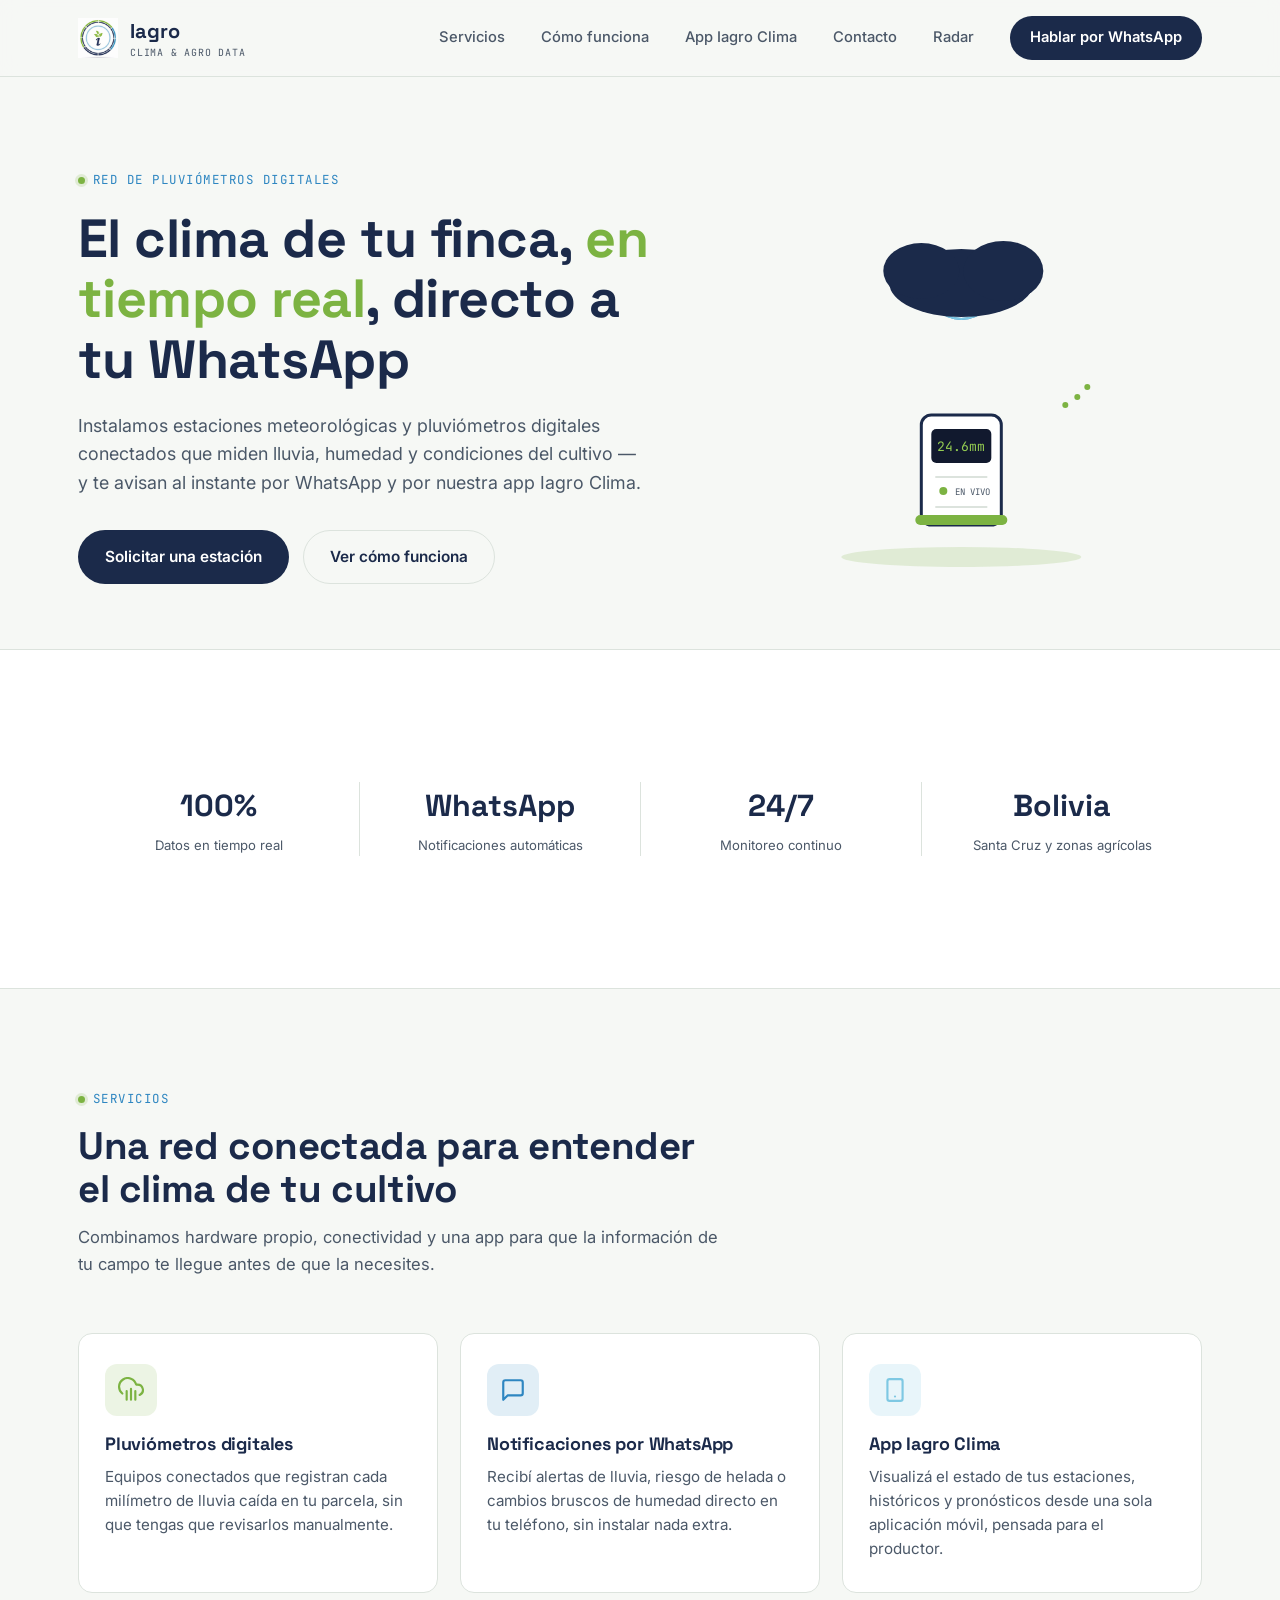
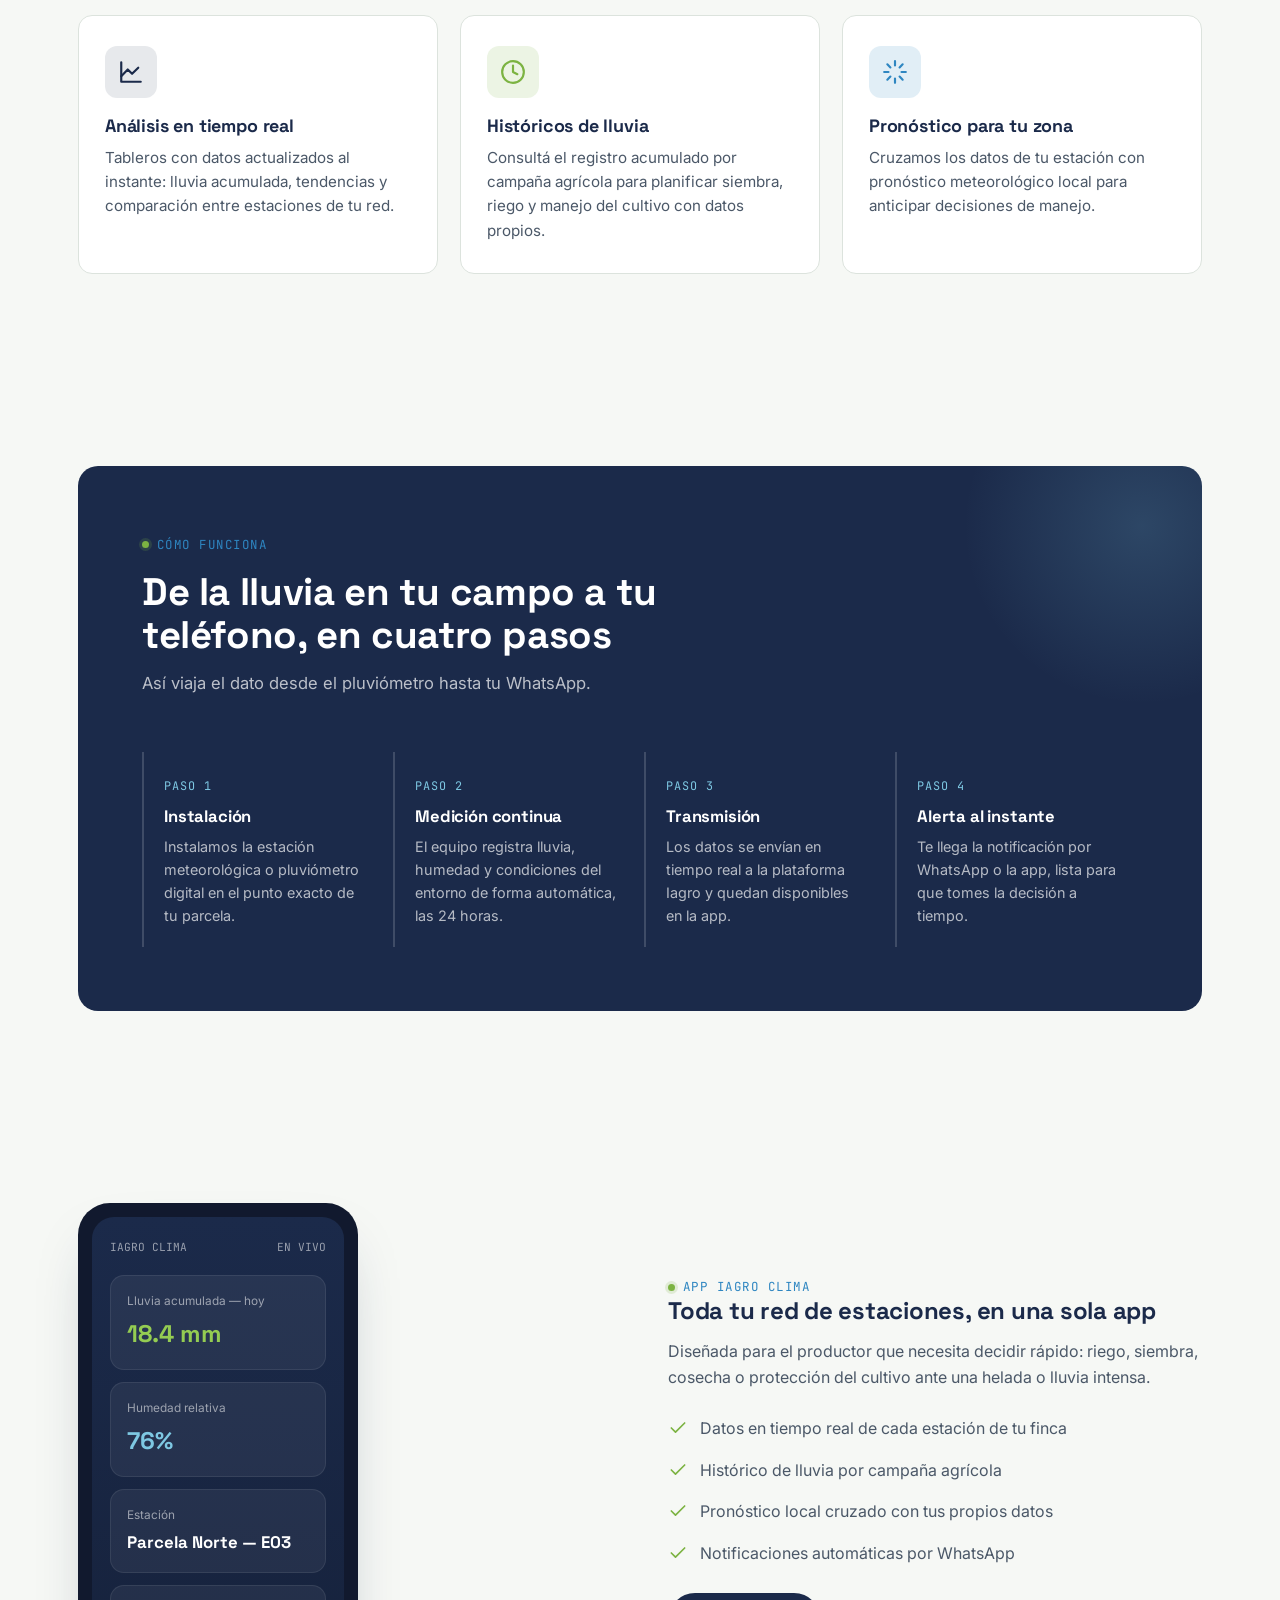
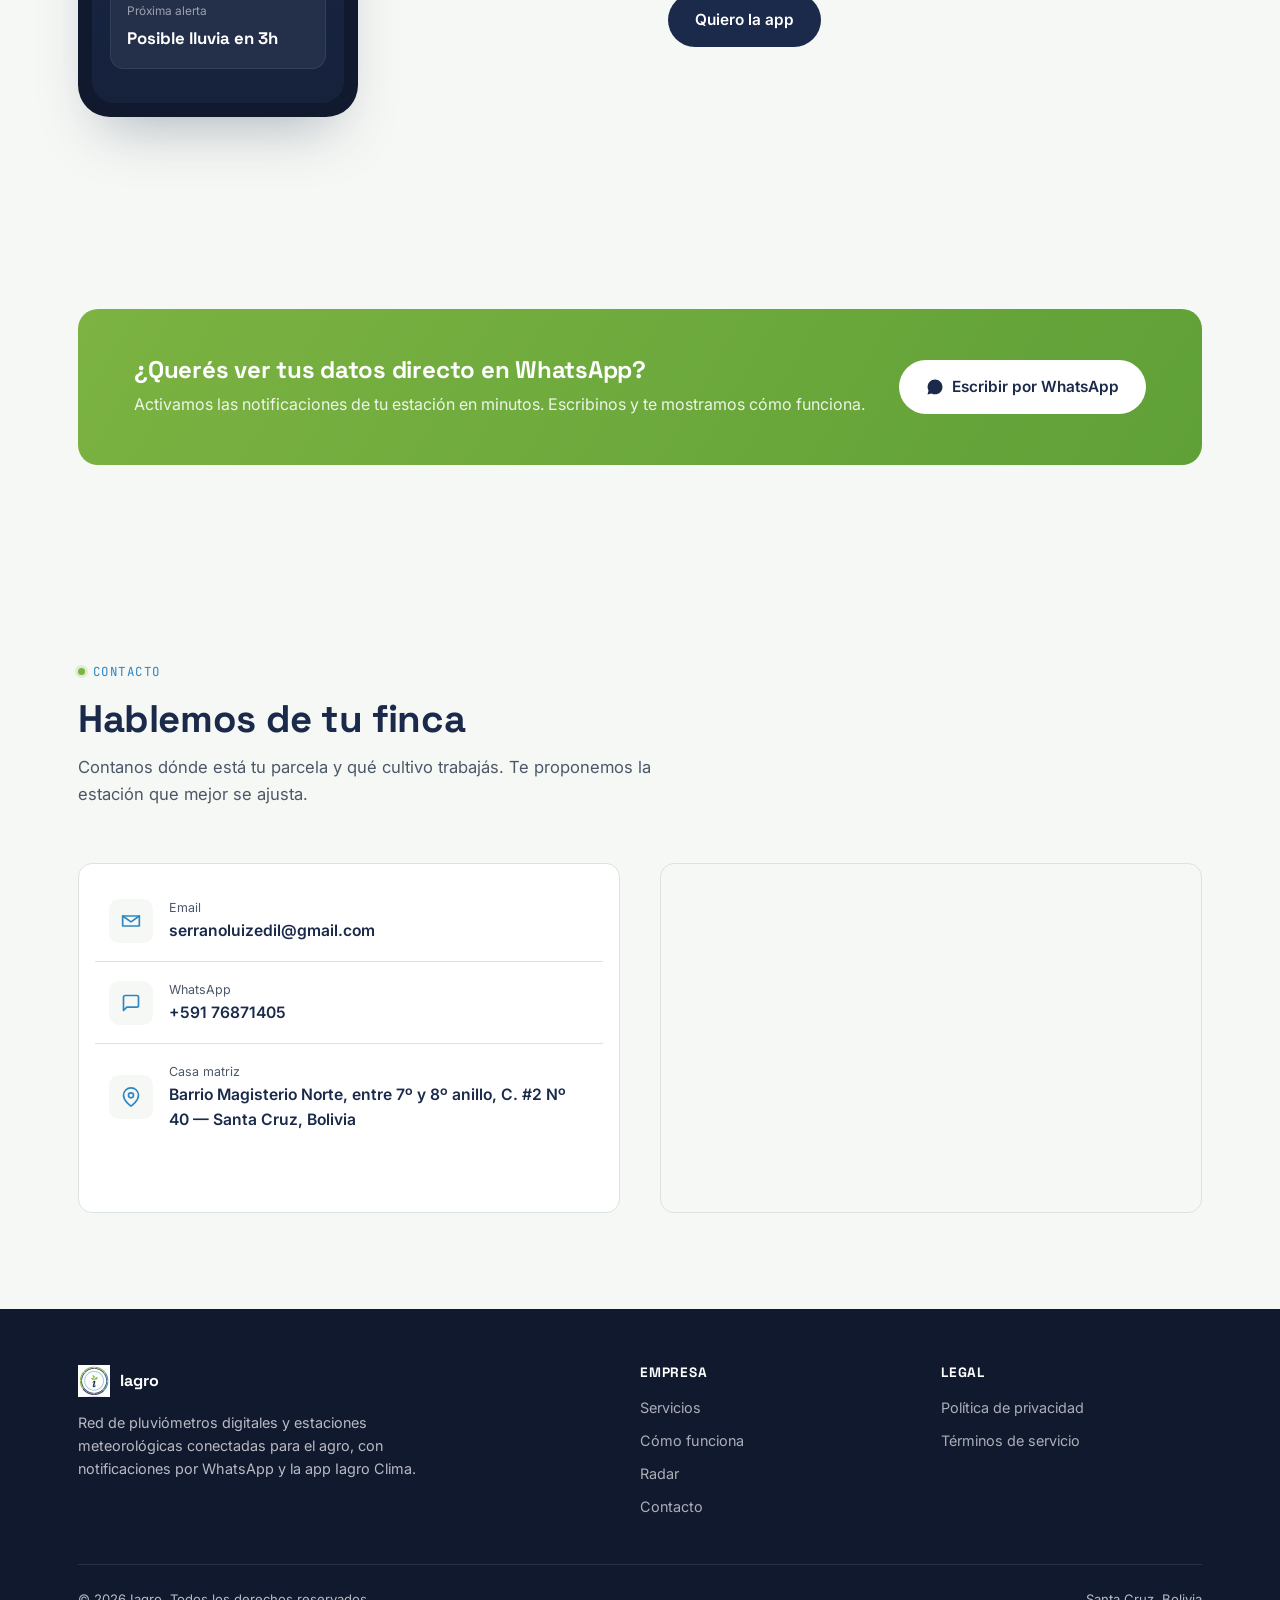
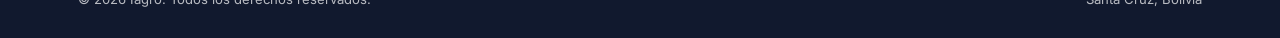
<file: index.html>
<!DOCTYPE html>
<html lang="es">
<head>
<meta charset="UTF-8">
<meta name="viewport" content="width=device-width, initial-scale=1.0">
<title>Iagro — Red de pluviómetros digitales y clima en tiempo real para el agro</title>
<meta name="description" content="Iagro instala estaciones meteorológicas y pluviómetros digitales conectados, con notificaciones por WhatsApp y la app Iagro Clima. Datos en tiempo real, pronósticos e históricos para tu finca.">
<link rel="icon" type="image/png" href="img/logo.png">
<link rel="stylesheet" href="css/style.css">
</head>
<body>

<header class="site-header">
  <div class="container">
    <a href="index.html" class="brand">
      <img src="img/logo.png" alt="Iagro">
      <span>Iagro<span class="sub">Clima &amp; Agro Data</span></span>
    </a>
    <nav class="nav-links">
      <a href="#servicios">Servicios</a>
      <a href="#como-funciona">Cómo funciona</a>
      <a href="#app">App Iagro Clima</a>
      <a href="contacto.html">Contacto</a>
      <a href="radar.html">Radar</a>
      <a href="contacto.html#whatsapp" class="cta-link">Hablar por WhatsApp</a>
    </nav>
  </div>
</header>

<section class="hero">
  <div class="container">
    <div class="hero-copy">
      <span class="eyebrow">Red de pluviómetros digitales</span>
      <h1>El clima de tu finca, <em>en tiempo real</em>, directo a tu WhatsApp</h1>
      <p class="lead">Instalamos estaciones meteorológicas y pluviómetros digitales conectados que miden lluvia, humedad y condiciones del cultivo — y te avisan al instante por WhatsApp y por nuestra app Iagro Clima.</p>
      <div class="hero-actions">
        <a href="contacto.html" class="btn btn-primary">Solicitar una estación</a>
        <a href="#como-funciona" class="btn btn-secondary">Ver cómo funciona</a>
      </div>
    </div>
    <div class="hero-visual">
      <svg class="raingauge" viewBox="0 0 360 420" xmlns="http://www.w3.org/2000/svg">
        <!-- Pulsos de señal -->
        <circle class="pulse-ring" cx="180" cy="120" r="34" fill="none" stroke="#2E86C1" stroke-width="2"/>
        <circle class="pulse-ring" cx="180" cy="120" r="34" fill="none" stroke="#7EC8E3" stroke-width="2" style="animation-delay:1s"/>

        <!-- Nube -->
        <g>
          <ellipse cx="180" cy="118" rx="72" ry="34" fill="#1B2A4A"/>
          <ellipse cx="140" cy="106" rx="38" ry="28" fill="#1B2A4A"/>
          <ellipse cx="222" cy="106" rx="40" ry="30" fill="#1B2A4A"/>
        </g>

        <!-- Gotas cayendo -->
        <g fill="#7EC8E3">
          <path class="drop" d="M150 150 q6 14 0 22 q-6 -2 -6 -10 q0 -6 6 -12" />
          <path class="drop" d="M180 150 q6 14 0 22 q-6 -2 -6 -10 q0 -6 6 -12" />
          <path class="drop" d="M210 150 q6 14 0 22 q-6 -2 -6 -10 q0 -6 6 -12" />
          <path class="drop" d="M165 160 q6 14 0 22 q-6 -2 -6 -10 q0 -6 6 -12" />
          <path class="drop" d="M195 160 q6 14 0 22 q-6 -2 -6 -10 q0 -6 6 -12" />
        </g>

        <!-- Pluviómetro digital -->
        <g transform="translate(140,250)">
          <rect x="0" y="0" width="80" height="110" rx="10" fill="#FFFFFF" stroke="#1B2A4A" stroke-width="3"/>
          <rect x="10" y="14" width="60" height="34" rx="5" fill="#11192E"/>
          <text x="40" y="36" text-anchor="middle" font-family="JetBrains Mono, monospace" font-size="13" fill="#94CC52" class="data-tick">24.6mm</text>
          <line x1="14" y1="62" x2="66" y2="62" stroke="#DCE3DD" stroke-width="2"/>
          <circle class="data-tick" cx="22" cy="76" r="4" fill="#7CB342"/>
          <text x="34" y="80" font-family="JetBrains Mono, monospace" font-size="9" fill="#4B5868">EN VIVO</text>
          <line x1="14" y1="92" x2="66" y2="92" stroke="#DCE3DD" stroke-width="2"/>
          <rect x="-6" y="100" width="92" height="10" rx="5" fill="#7CB342"/>
        </g>

        <!-- Base / suelo -->
        <ellipse cx="180" cy="392" rx="120" ry="10" fill="#7CB342" opacity="0.18"/>

        <!-- Ondas de transmisión hacia WhatsApp -->
        <g class="data-tick" style="animation-delay:0.6s">
          <circle cx="284" cy="240" r="3" fill="#7CB342"/>
          <circle cx="296" cy="232" r="3" fill="#7CB342"/>
          <circle cx="306" cy="222" r="3" fill="#7CB342"/>
        </g>
      </svg>
    </div>
  </div>
</section>

<section class="stats">
  <div class="container">
    <div class="stat">
      <div class="num">100%</div>
      <div class="label">Datos en tiempo real</div>
    </div>
    <div class="stat">
      <div class="num">WhatsApp</div>
      <div class="label">Notificaciones automáticas</div>
    </div>
    <div class="stat">
      <div class="num">24/7</div>
      <div class="label">Monitoreo continuo</div>
    </div>
    <div class="stat">
      <div class="num">Bolivia</div>
      <div class="label">Santa Cruz y zonas agrícolas</div>
    </div>
  </div>
</section>

<section id="servicios">
  <div class="container">
    <div class="section-head">
      <span class="eyebrow">Servicios</span>
      <h2>Una red conectada para entender el clima de tu cultivo</h2>
      <p>Combinamos hardware propio, conectividad y una app para que la información de tu campo te llegue antes de que la necesites.</p>
    </div>
    <div class="services-grid">

      <div class="service-card">
        <div class="service-icon">
          <svg viewBox="0 0 24 24" fill="none" stroke-width="2" stroke-linecap="round" stroke-linejoin="round"><path d="M16 13v8M8 13v8M12 11v10M20 16.58A5 5 0 0 0 18 7h-1.26A8 8 0 1 0 4 15.25"/></svg>
        </div>
        <h3>Pluviómetros digitales</h3>
        <p>Equipos conectados que registran cada milímetro de lluvia caída en tu parcela, sin que tengas que revisarlos manualmente.</p>
      </div>

      <div class="service-card">
        <div class="service-icon">
          <svg viewBox="0 0 24 24" fill="none" stroke-width="2" stroke-linecap="round" stroke-linejoin="round"><path d="M21 15a2 2 0 0 1-2 2H7l-4 4V5a2 2 0 0 1 2-2h14a2 2 0 0 1 2 2z"/></svg>
        </div>
        <h3>Notificaciones por WhatsApp</h3>
        <p>Recibí alertas de lluvia, riesgo de helada o cambios bruscos de humedad directo en tu teléfono, sin instalar nada extra.</p>
      </div>

      <div class="service-card">
        <div class="service-icon">
          <svg viewBox="0 0 24 24" fill="none" stroke-width="2" stroke-linecap="round" stroke-linejoin="round"><rect x="5" y="2" width="14" height="20" rx="2"/><line x1="12" y1="18" x2="12.01" y2="18"/></svg>
        </div>
        <h3>App Iagro Clima</h3>
        <p>Visualizá el estado de tus estaciones, históricos y pronósticos desde una sola aplicación móvil, pensada para el productor.</p>
      </div>

      <div class="service-card">
        <div class="service-icon">
          <svg viewBox="0 0 24 24" fill="none" stroke-width="2" stroke-linecap="round" stroke-linejoin="round"><path d="M3 3v18h18"/><path d="M18.7 8 13 13.7l-4-4L3 16"/></svg>
        </div>
        <h3>Análisis en tiempo real</h3>
        <p>Tableros con datos actualizados al instante: lluvia acumulada, tendencias y comparación entre estaciones de tu red.</p>
      </div>

      <div class="service-card">
        <div class="service-icon">
          <svg viewBox="0 0 24 24" fill="none" stroke-width="2" stroke-linecap="round" stroke-linejoin="round"><circle cx="12" cy="12" r="10"/><polyline points="12 6 12 12 16 14"/></svg>
        </div>
        <h3>Históricos de lluvia</h3>
        <p>Consultá el registro acumulado por campaña agrícola para planificar siembra, riego y manejo del cultivo con datos propios.</p>
      </div>

      <div class="service-card">
        <div class="service-icon">
          <svg viewBox="0 0 24 24" fill="none" stroke-width="2" stroke-linecap="round" stroke-linejoin="round"><path d="M12 2v4M12 18v4M4.93 4.93l2.83 2.83M16.24 16.24l2.83 2.83M2 12h4M18 12h4M4.93 19.07l2.83-2.83M16.24 7.76l2.83-2.83"/></svg>
        </div>
        <h3>Pronóstico para tu zona</h3>
        <p>Cruzamos los datos de tu estación con pronóstico meteorológico local para anticipar decisiones de manejo.</p>
      </div>

    </div>
  </div>
</section>

<section id="como-funciona">
  <div class="container">
    <div class="flow">
      <div class="section-head">
        <span class="eyebrow">Cómo funciona</span>
        <h2>De la lluvia en tu campo a tu teléfono, en cuatro pasos</h2>
        <p>Así viaja el dato desde el pluviómetro hasta tu WhatsApp.</p>
      </div>
      <div class="flow-steps">
        <div class="flow-step">
          <span class="tag">PASO 1</span>
          <h4>Instalación</h4>
          <p>Instalamos la estación meteorológica o pluviómetro digital en el punto exacto de tu parcela.</p>
        </div>
        <div class="flow-step">
          <span class="tag">PASO 2</span>
          <h4>Medición continua</h4>
          <p>El equipo registra lluvia, humedad y condiciones del entorno de forma automática, las 24 horas.</p>
        </div>
        <div class="flow-step">
          <span class="tag">PASO 3</span>
          <h4>Transmisión</h4>
          <p>Los datos se envían en tiempo real a la plataforma Iagro y quedan disponibles en la app.</p>
        </div>
        <div class="flow-step">
          <span class="tag">PASO 4</span>
          <h4>Alerta al instante</h4>
          <p>Te llega la notificación por WhatsApp o la app, lista para que tomes la decisión a tiempo.</p>
        </div>
      </div>
    </div>
  </div>
</section>

<section id="app" class="app-promo">
  <div class="container">
    <div class="phone-mock">
      <div class="phone-screen">
        <div class="ps-head"><span>IAGRO CLIMA</span><span>EN VIVO</span></div>
        <div class="ps-card">
          <div class="ps-label">Lluvia acumulada — hoy</div>
          <div class="ps-value leaf">18.4 mm</div>
        </div>
        <div class="ps-card">
          <div class="ps-label">Humedad relativa</div>
          <div class="ps-value sky">76%</div>
        </div>
        <div class="ps-card">
          <div class="ps-label">Estación</div>
          <div class="ps-value" style="font-size:1.05rem;">Parcela Norte — E03</div>
        </div>
        <div class="ps-card">
          <div class="ps-label">Próxima alerta</div>
          <div class="ps-value" style="font-size:1.05rem;">Posible lluvia en 3h</div>
        </div>
      </div>
    </div>
    <div class="app-copy">
      <span class="eyebrow">App Iagro Clima</span>
      <h2>Toda tu red de estaciones, en una sola app</h2>
      <p style="color:var(--ink-soft); margin-top:14px;">Diseñada para el productor que necesita decidir rápido: riego, siembra, cosecha o protección del cultivo ante una helada o lluvia intensa.</p>
      <ul class="checklist">
        <li><svg viewBox="0 0 24 24" fill="none" stroke-width="2" stroke-linecap="round" stroke-linejoin="round"><polyline points="20 6 9 17 4 12"/></svg> Datos en tiempo real de cada estación de tu finca</li>
        <li><svg viewBox="0 0 24 24" fill="none" stroke-width="2" stroke-linecap="round" stroke-linejoin="round"><polyline points="20 6 9 17 4 12"/></svg> Histórico de lluvia por campaña agrícola</li>
        <li><svg viewBox="0 0 24 24" fill="none" stroke-width="2" stroke-linecap="round" stroke-linejoin="round"><polyline points="20 6 9 17 4 12"/></svg> Pronóstico local cruzado con tus propios datos</li>
        <li><svg viewBox="0 0 24 24" fill="none" stroke-width="2" stroke-linecap="round" stroke-linejoin="round"><polyline points="20 6 9 17 4 12"/></svg> Notificaciones automáticas por WhatsApp</li>
      </ul>
      <a href="contacto.html" class="btn btn-primary" style="margin-top:10px;">Quiero la app</a>
    </div>
  </div>
</section>

<section>
  <div class="container">
    <div class="wa-band">
      <div>
        <h3>¿Querés ver tus datos directo en WhatsApp?</h3>
        <p>Activamos las notificaciones de tu estación en minutos. Escribinos y te mostramos cómo funciona.</p>
      </div>
      <a href="https://wa.me/59176871405" target="_blank" rel="noopener" class="btn btn-primary">
        <svg width="18" height="18" viewBox="0 0 24 24" fill="currentColor"><path d="M12.04 2C6.58 2 2.13 6.45 2.13 11.91c0 1.75.46 3.39 1.27 4.81L2 22l5.43-1.36a9.85 9.85 0 0 0 4.61 1.17h.01c5.46 0 9.91-4.45 9.91-9.91C21.95 6.45 17.5 2 12.04 2z"/></svg>
        Escribir por WhatsApp
      </a>
    </div>
  </div>
</section>

<section id="contacto-preview">
  <div class="container">
    <div class="section-head">
      <span class="eyebrow">Contacto</span>
      <h2>Hablemos de tu finca</h2>
      <p>Contanos dónde está tu parcela y qué cultivo trabajás. Te proponemos la estación que mejor se ajusta.</p>
    </div>
    <div class="contact-grid">
      <div class="contact-card">
        <div class="contact-list">
          <div class="contact-item">
            <div class="ci-icon"><svg viewBox="0 0 24 24" fill="none" stroke-width="2" stroke-linecap="round" stroke-linejoin="round"><path d="M4 4h16v16H4z" opacity="0"/><path d="M22 6 12 13 2 6"/><path d="M2 6h20v12H2z"/></svg></div>
            <div><div class="ci-label">Email</div><div class="ci-value">serranoluizedil@gmail.com</div></div>
          </div>
          <div class="contact-item">
            <div class="ci-icon"><svg viewBox="0 0 24 24" fill="none" stroke-width="2" stroke-linecap="round" stroke-linejoin="round"><path d="M21 15a2 2 0 0 1-2 2H7l-4 4V5a2 2 0 0 1 2-2h14a2 2 0 0 1 2 2z"/></svg></div>
            <div><div class="ci-label">WhatsApp</div><div class="ci-value">+591 76871405</div></div>
          </div>
          <div class="contact-item">
            <div class="ci-icon"><svg viewBox="0 0 24 24" fill="none" stroke-width="2" stroke-linecap="round" stroke-linejoin="round"><path d="M21 10c0 7-9 13-9 13s-9-6-9-13a9 9 0 0 1 18 0z"/><circle cx="12" cy="10" r="3"/></svg></div>
            <div><div class="ci-label">Casa matriz</div><div class="ci-value">Barrio Magisterio Norte, entre 7º y 8º anillo, C. #2 Nº 40 — Santa Cruz, Bolivia</div></div>
          </div>
        </div>
      </div>
      <div class="map-frame">
        <iframe src="https://www.openstreetmap.org/export/embed.html?bbox=-63.20%2C-17.76%2C-63.13%2C-17.70&layer=mapnik" loading="lazy" referrerpolicy="no-referrer-when-downgrade" title="Ubicación Iagro Santa Cruz"></iframe>
      </div>
    </div>
  </div>
</section>

<footer>
  <div class="container">
    <div class="footer-grid">
      <div>
        <div class="footer-brand"><img src="img/logo.png" alt="Iagro"> Iagro</div>
        <p>Red de pluviómetros digitales y estaciones meteorológicas conectadas para el agro, con notificaciones por WhatsApp y la app Iagro Clima.</p>
      </div>
      <div class="footer-col">
        <h4>Empresa</h4>
        <a href="index.html#servicios">Servicios</a>
        <a href="index.html#como-funciona">Cómo funciona</a>
        <a href="radar.html">Radar</a>
        <a href="contacto.html">Contacto</a>
      </div>
      <div class="footer-col">
        <h4>Legal</h4>
        <a href="privacidad.html">Política de privacidad</a>
        <a href="terminos.html">Términos de servicio</a>
      </div>
    </div>
    <div class="footer-bottom">
      <span>© 2026 Iagro. Todos los derechos reservados.</span>
      <span>Santa Cruz, Bolivia</span>
    </div>
  </div>
</footer>

</body>
</html>
</file>
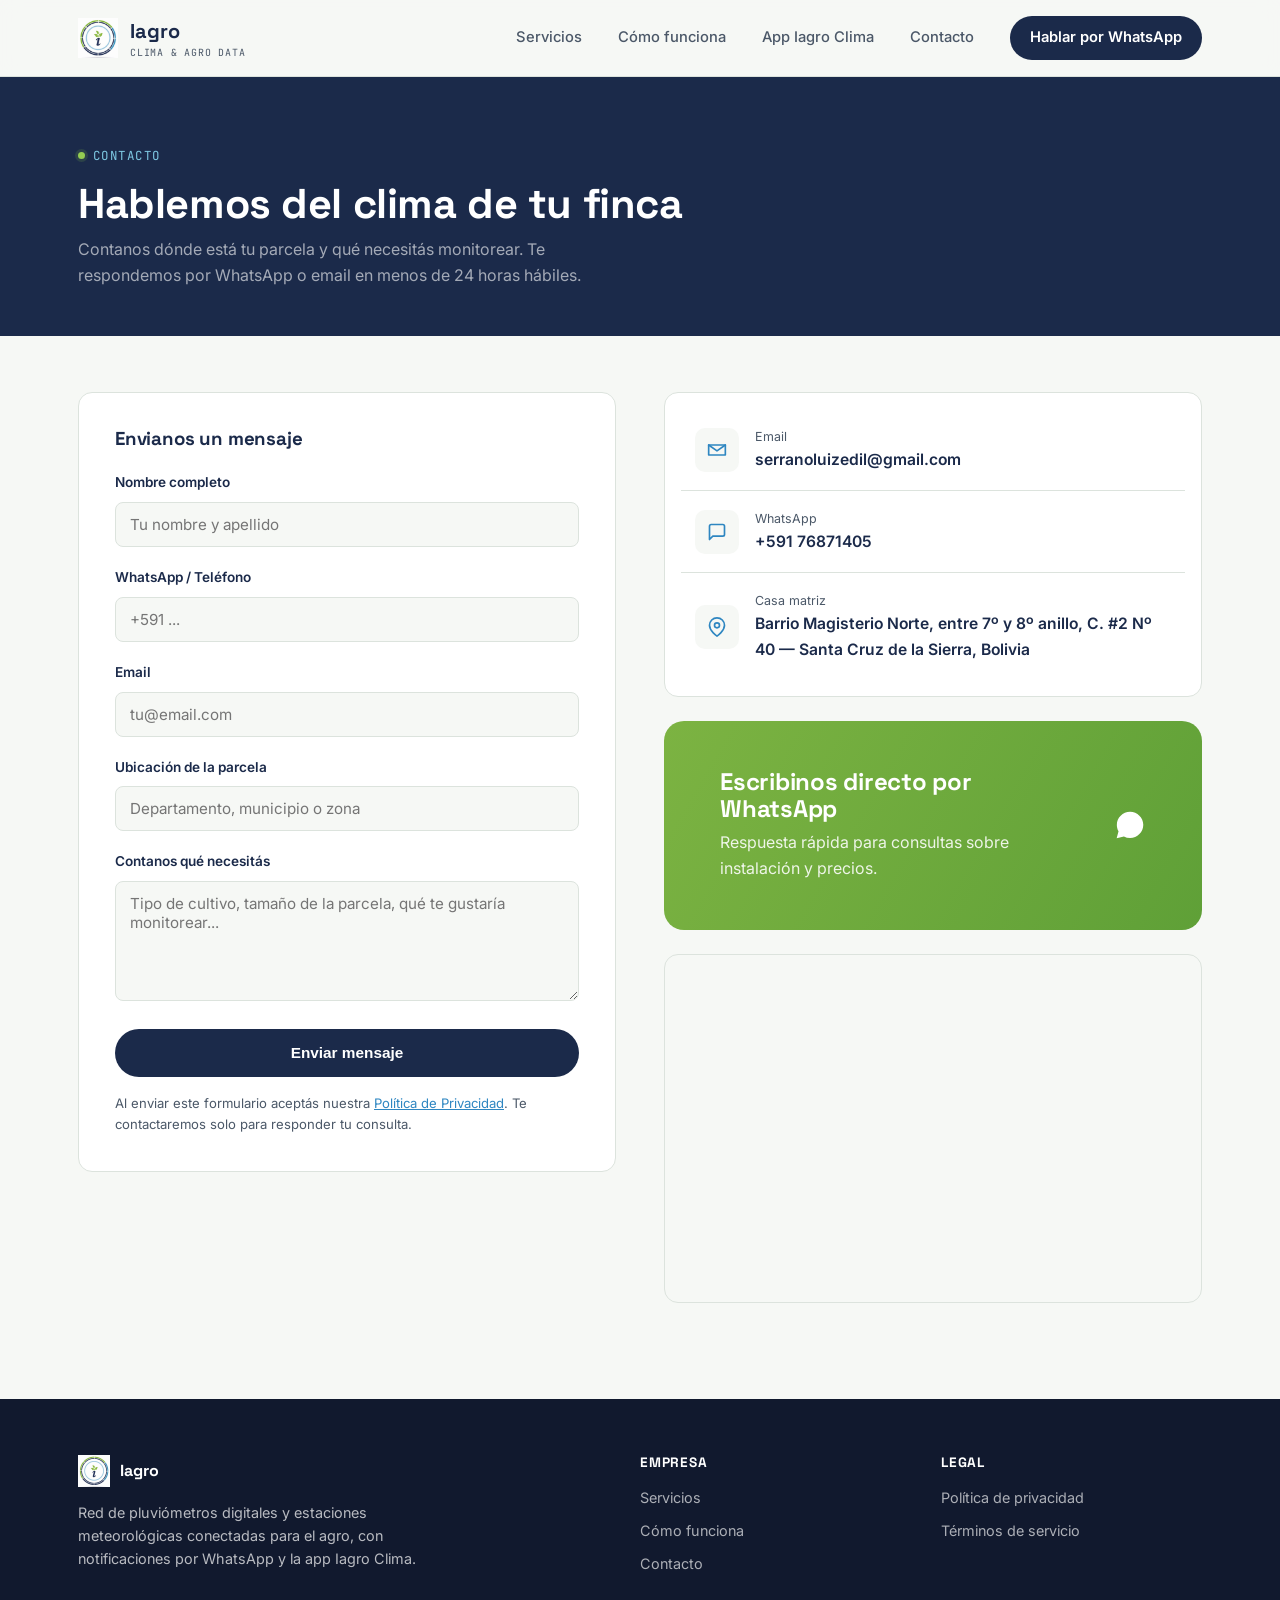
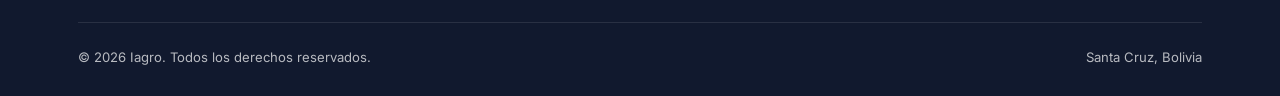
<file: contacto.html>
<!DOCTYPE html>
<html lang="es">
<head>
<meta charset="UTF-8">
<meta name="viewport" content="width=device-width, initial-scale=1.0">
<title>Contacto — Iagro</title>
<meta name="description" content="Contactá a Iagro por WhatsApp, email o visitá nuestra oficina en Santa Cruz de la Sierra, Bolivia. Consultanos por estaciones meteorológicas y pluviómetros digitales.">
<link rel="icon" type="image/png" href="img/logo.png">
<link rel="stylesheet" href="css/style.css">
</head>
<body>

<header class="site-header">
  <div class="container">
    <a href="index.html" class="brand">
      <img src="img/logo.png" alt="Iagro">
      <span>Iagro<span class="sub">Clima &amp; Agro Data</span></span>
    </a>
    <nav class="nav-links">
      <a href="index.html#servicios">Servicios</a>
      <a href="index.html#como-funciona">Cómo funciona</a>
      <a href="index.html#app">App Iagro Clima</a>
      <a href="contacto.html">Contacto</a>
      <a href="#whatsapp" class="cta-link">Hablar por WhatsApp</a>
    </nav>
  </div>
</header>

<section class="legal-hero">
  <div class="container">
    <span class="eyebrow">Contacto</span>
    <h1>Hablemos del clima de tu finca</h1>
    <p class="updated" style="font-family: var(--font-body); font-size: 1rem; max-width: 56ch;">Contanos dónde está tu parcela y qué necesitás monitorear. Te respondemos por WhatsApp o email en menos de 24 horas hábiles.</p>
  </div>
</section>

<section class="legal-body">
  <div class="container contact-page-grid">

    <div class="form-card">
      <h3 style="margin-bottom: 22px;">Envianos un mensaje</h3>
      <form id="contact-form">
        <div class="field">
          <label for="nombre">Nombre completo</label>
          <input type="text" id="nombre" name="nombre" placeholder="Tu nombre y apellido" required>
        </div>
        <div class="field">
          <label for="telefono">WhatsApp / Teléfono</label>
          <input type="tel" id="telefono" name="telefono" placeholder="+591 ..." required>
        </div>
        <div class="field">
          <label for="email">Email</label>
          <input type="email" id="email" name="email" placeholder="tu@email.com">
        </div>
        <div class="field">
          <label for="ubicacion">Ubicación de la parcela</label>
          <input type="text" id="ubicacion" name="ubicacion" placeholder="Departamento, municipio o zona">
        </div>
        <div class="field">
          <label for="mensaje">Contanos qué necesitás</label>
          <textarea id="mensaje" name="mensaje" placeholder="Tipo de cultivo, tamaño de la parcela, qué te gustaría monitorear..."></textarea>
        </div>
        <button type="submit" class="btn btn-primary" style="width:100%; justify-content:center;">Enviar mensaje</button>
        <p class="form-note">Al enviar este formulario aceptás nuestra <a href="privacidad.html" style="color:var(--azure); text-decoration:underline;">Política de Privacidad</a>. Te contactaremos solo para responder tu consulta.</p>
      </form>
    </div>

    <div>
      <div class="contact-card" style="margin-bottom: 24px;">
        <div class="contact-list">
          <div class="contact-item">
            <div class="ci-icon"><svg viewBox="0 0 24 24" fill="none" stroke-width="2" stroke-linecap="round" stroke-linejoin="round"><path d="M22 6 12 13 2 6"/><path d="M2 6h20v12H2z"/></svg></div>
            <div><div class="ci-label">Email</div><div class="ci-value">serranoluizedil@gmail.com</div></div>
          </div>
          <div class="contact-item" id="whatsapp">
            <div class="ci-icon"><svg viewBox="0 0 24 24" fill="none" stroke-width="2" stroke-linecap="round" stroke-linejoin="round"><path d="M21 15a2 2 0 0 1-2 2H7l-4 4V5a2 2 0 0 1 2-2h14a2 2 0 0 1 2 2z"/></svg></div>
            <div><div class="ci-label">WhatsApp</div><div class="ci-value"><a href="https://wa.me/59176871405" target="_blank" rel="noopener">+591 76871405</a></div></div>
          </div>
          <div class="contact-item">
            <div class="ci-icon"><svg viewBox="0 0 24 24" fill="none" stroke-width="2" stroke-linecap="round" stroke-linejoin="round"><path d="M21 10c0 7-9 13-9 13s-9-6-9-13a9 9 0 0 1 18 0z"/><circle cx="12" cy="10" r="3"/></svg></div>
            <div><div class="ci-label">Casa matriz</div><div class="ci-value">Barrio Magisterio Norte, entre 7º y 8º anillo, C. #2 Nº 40 — Santa Cruz de la Sierra, Bolivia</div></div>
          </div>
        </div>
      </div>

      <a href="https://wa.me/59176871405" target="_blank" rel="noopener" class="wa-band" style="display:flex; text-decoration:none; margin-bottom:24px;">
        <div>
          <h3>Escribinos directo por WhatsApp</h3>
          <p>Respuesta rápida para consultas sobre instalación y precios.</p>
        </div>
        <svg width="32" height="32" viewBox="0 0 24 24" fill="#fff" style="flex-shrink:0;"><path d="M12.04 2C6.58 2 2.13 6.45 2.13 11.91c0 1.75.46 3.39 1.27 4.81L2 22l5.43-1.36a9.85 9.85 0 0 0 4.61 1.17h.01c5.46 0 9.91-4.45 9.91-9.91C21.95 6.45 17.5 2 12.04 2z"/></svg>
      </a>

      <div class="map-frame">
        <iframe src="https://www.openstreetmap.org/export/embed.html?bbox=-63.20%2C-17.76%2C-63.13%2C-17.70&layer=mapnik" loading="lazy" referrerpolicy="no-referrer-when-downgrade" title="Ubicación Iagro Santa Cruz"></iframe>
      </div>
    </div>

  </div>
</section>

<footer>
  <div class="container">
    <div class="footer-grid">
      <div>
        <div class="footer-brand"><img src="img/logo.png" alt="Iagro"> Iagro</div>
        <p>Red de pluviómetros digitales y estaciones meteorológicas conectadas para el agro, con notificaciones por WhatsApp y la app Iagro Clima.</p>
      </div>
      <div class="footer-col">
        <h4>Empresa</h4>
        <a href="index.html#servicios">Servicios</a>
        <a href="index.html#como-funciona">Cómo funciona</a>
        <a href="contacto.html">Contacto</a>
      </div>
      <div class="footer-col">
        <h4>Legal</h4>
        <a href="privacidad.html">Política de privacidad</a>
        <a href="terminos.html">Términos de servicio</a>
      </div>
    </div>
    <div class="footer-bottom">
      <span>© 2026 Iagro. Todos los derechos reservados.</span>
      <span>Santa Cruz, Bolivia</span>
    </div>
  </div>
</footer>

<script src="js/main.js"></script>
</body>
</html>
</file>
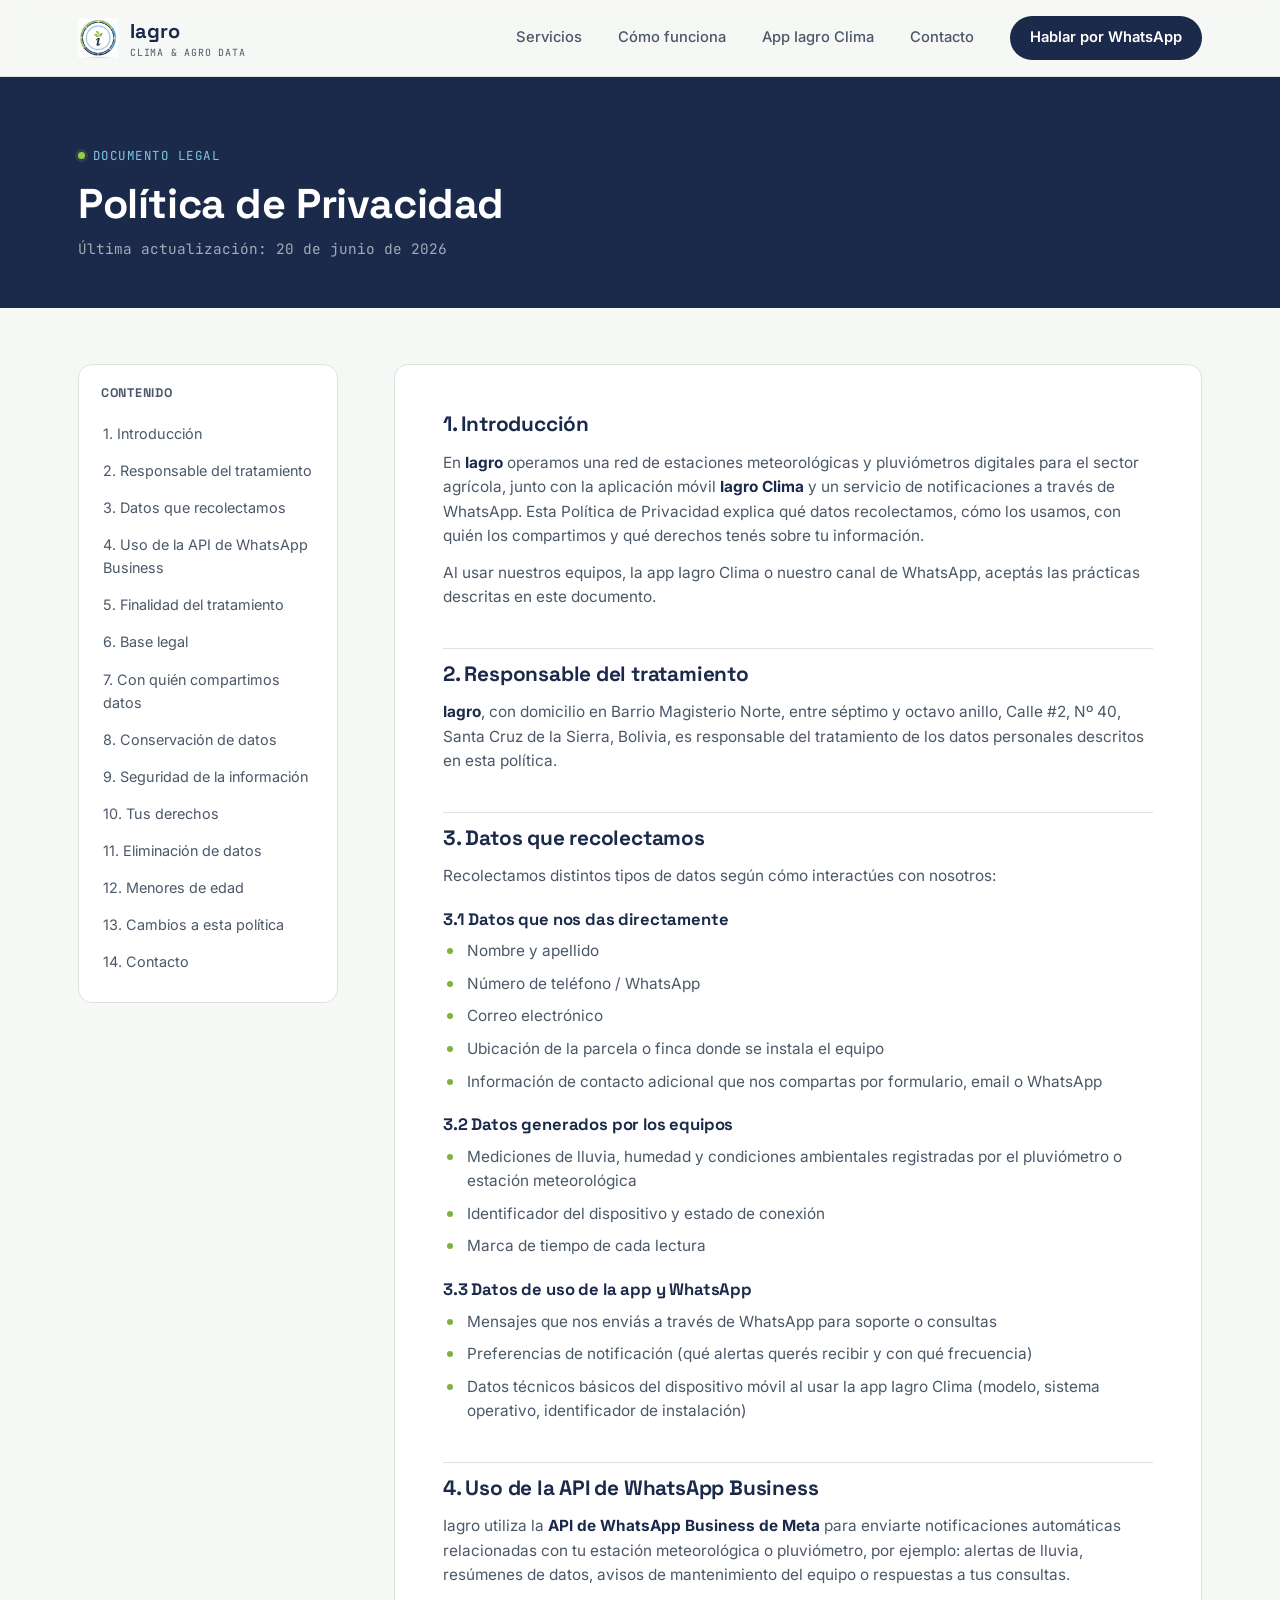
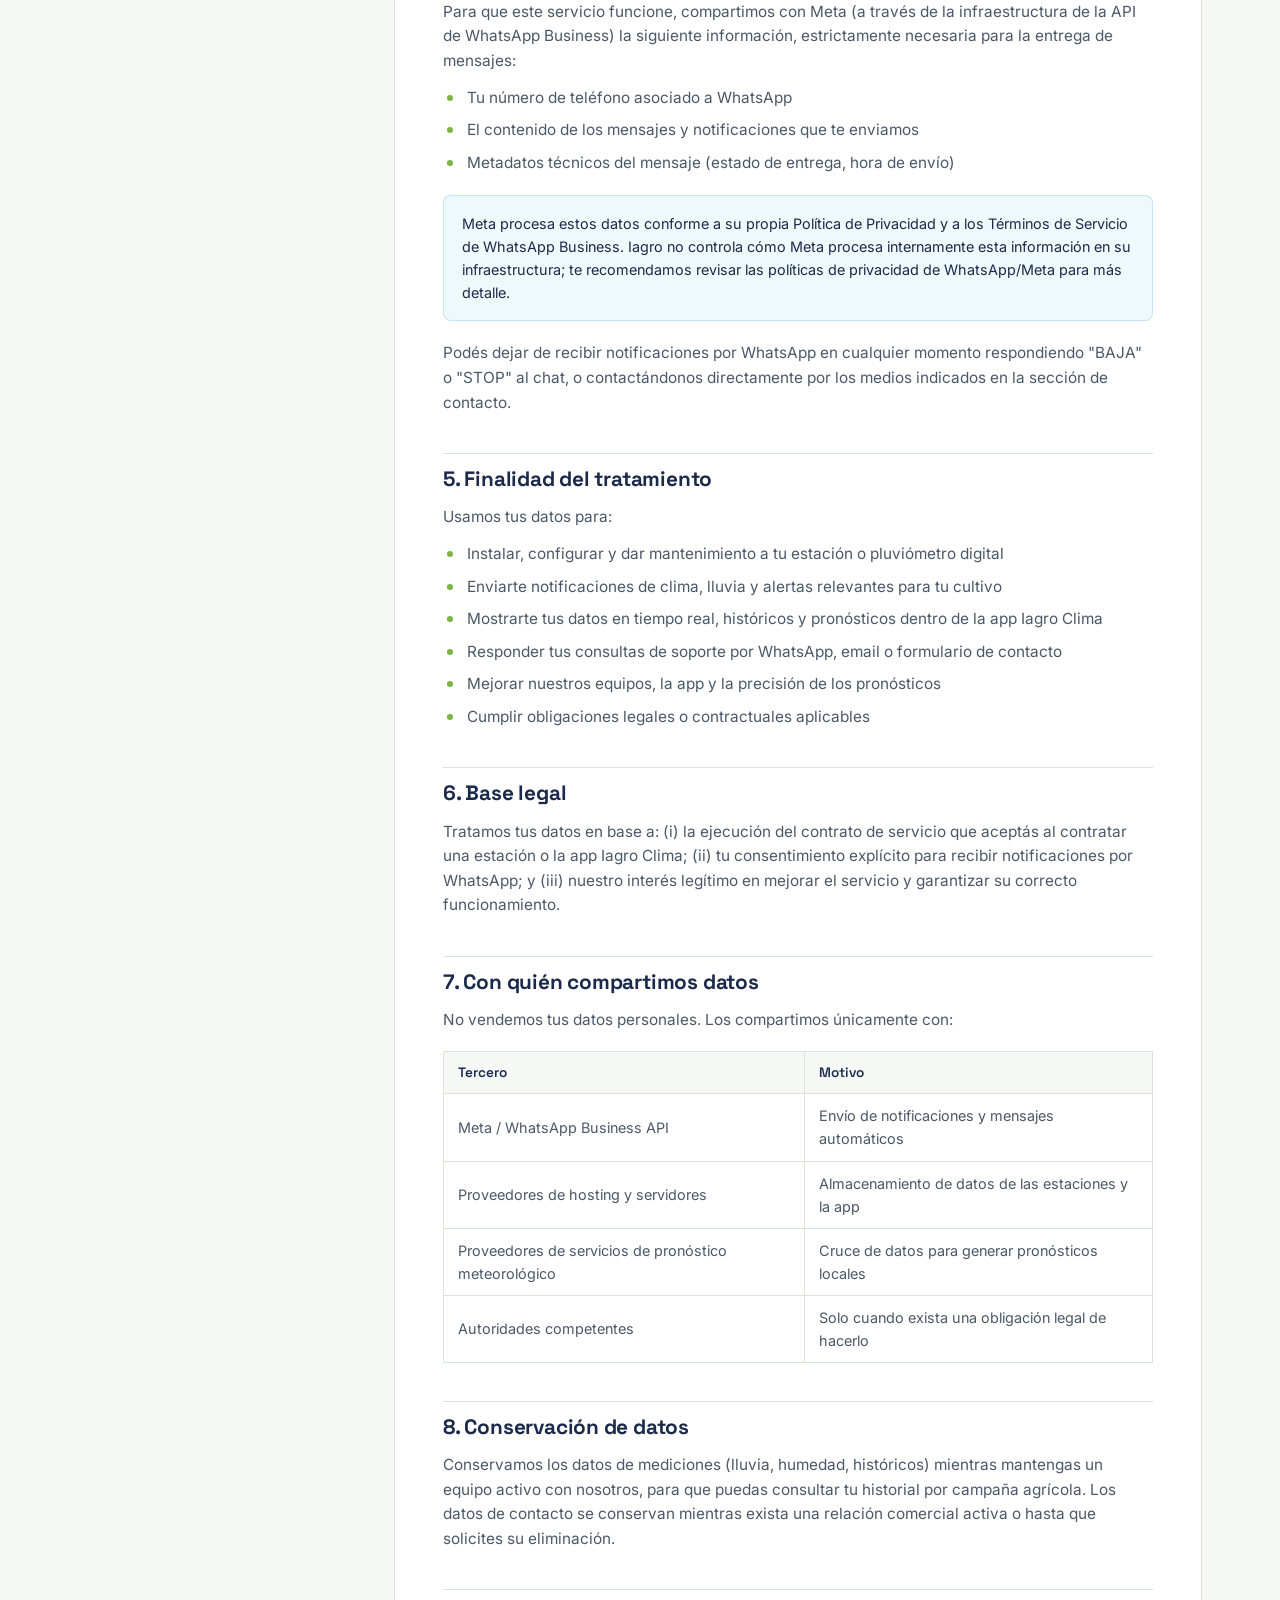
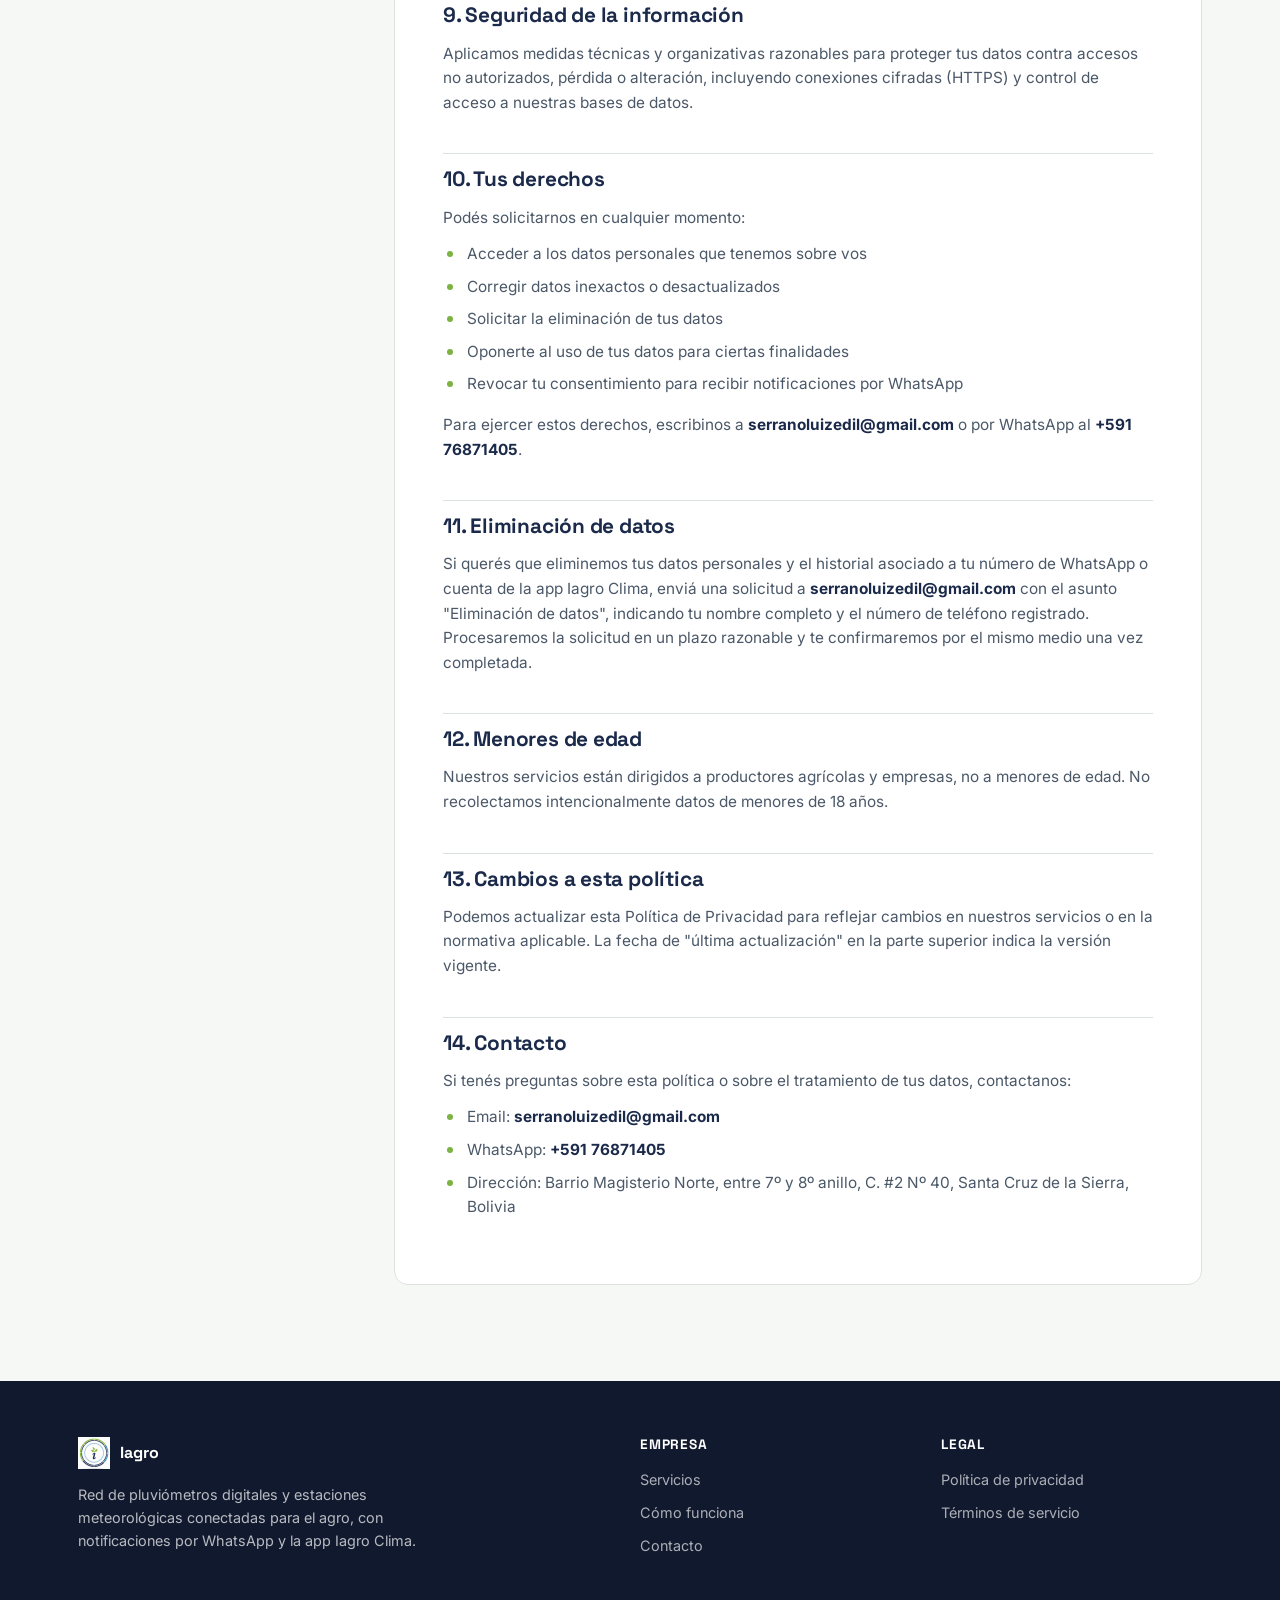
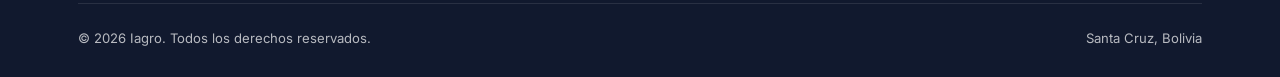
<file: privacidad.html>
<!DOCTYPE html>
<html lang="es">
<head>
<meta charset="UTF-8">
<meta name="viewport" content="width=device-width, initial-scale=1.0">
<title>Política de Privacidad — Iagro</title>
<meta name="description" content="Política de privacidad de Iagro: cómo recolectamos, usamos y protegemos tus datos, incluyendo el uso de la API de WhatsApp Business para notificaciones.">
<link rel="icon" type="image/png" href="img/logo.png">
<link rel="stylesheet" href="css/style.css">
</head>
<body>

<header class="site-header">
  <div class="container">
    <a href="index.html" class="brand">
      <img src="img/logo.png" alt="Iagro">
      <span>Iagro<span class="sub">Clima &amp; Agro Data</span></span>
    </a>
    <nav class="nav-links">
      <a href="index.html#servicios">Servicios</a>
      <a href="index.html#como-funciona">Cómo funciona</a>
      <a href="index.html#app">App Iagro Clima</a>
      <a href="contacto.html">Contacto</a>
      <a href="contacto.html#whatsapp" class="cta-link">Hablar por WhatsApp</a>
    </nav>
  </div>
</header>

<section class="legal-hero">
  <div class="container">
    <span class="eyebrow">Documento legal</span>
    <h1>Política de Privacidad</h1>
    <p class="updated">Última actualización: 20 de junio de 2026</p>
  </div>
</section>

<section class="legal-body">
  <div class="container legal-layout">

    <aside class="legal-toc">
      <h4>Contenido</h4>
      <a href="#intro">1. Introducción</a>
      <a href="#responsable">2. Responsable del tratamiento</a>
      <a href="#datos-recolectados">3. Datos que recolectamos</a>
      <a href="#whatsapp">4. Uso de la API de WhatsApp Business</a>
      <a href="#finalidad">5. Finalidad del tratamiento</a>
      <a href="#base-legal">6. Base legal</a>
      <a href="#comparticion">7. Con quién compartimos datos</a>
      <a href="#conservacion">8. Conservación de datos</a>
      <a href="#seguridad">9. Seguridad de la información</a>
      <a href="#derechos">10. Tus derechos</a>
      <a href="#eliminacion">11. Eliminación de datos</a>
      <a href="#menores">12. Menores de edad</a>
      <a href="#cambios">13. Cambios a esta política</a>
      <a href="#contacto-legal">14. Contacto</a>
    </aside>

    <article class="legal-content">

      <h2 id="intro">1. Introducción</h2>
      <p>En <strong>Iagro</strong> operamos una red de estaciones meteorológicas y pluviómetros digitales para el sector agrícola, junto con la aplicación móvil <strong>Iagro Clima</strong> y un servicio de notificaciones a través de WhatsApp. Esta Política de Privacidad explica qué datos recolectamos, cómo los usamos, con quién los compartimos y qué derechos tenés sobre tu información.</p>
      <p>Al usar nuestros equipos, la app Iagro Clima o nuestro canal de WhatsApp, aceptás las prácticas descritas en este documento.</p>

      <h2 id="responsable">2. Responsable del tratamiento</h2>
      <p><strong>Iagro</strong>, con domicilio en Barrio Magisterio Norte, entre séptimo y octavo anillo, Calle #2, Nº 40, Santa Cruz de la Sierra, Bolivia, es responsable del tratamiento de los datos personales descritos en esta política.</p>

      <h2 id="datos-recolectados">3. Datos que recolectamos</h2>
      <p>Recolectamos distintos tipos de datos según cómo interactúes con nosotros:</p>
      <h3>3.1 Datos que nos das directamente</h3>
      <ul>
        <li>Nombre y apellido</li>
        <li>Número de teléfono / WhatsApp</li>
        <li>Correo electrónico</li>
        <li>Ubicación de la parcela o finca donde se instala el equipo</li>
        <li>Información de contacto adicional que nos compartas por formulario, email o WhatsApp</li>
      </ul>
      <h3>3.2 Datos generados por los equipos</h3>
      <ul>
        <li>Mediciones de lluvia, humedad y condiciones ambientales registradas por el pluviómetro o estación meteorológica</li>
        <li>Identificador del dispositivo y estado de conexión</li>
        <li>Marca de tiempo de cada lectura</li>
      </ul>
      <h3>3.3 Datos de uso de la app y WhatsApp</h3>
      <ul>
        <li>Mensajes que nos enviás a través de WhatsApp para soporte o consultas</li>
        <li>Preferencias de notificación (qué alertas querés recibir y con qué frecuencia)</li>
        <li>Datos técnicos básicos del dispositivo móvil al usar la app Iagro Clima (modelo, sistema operativo, identificador de instalación)</li>
      </ul>

      <h2 id="whatsapp">4. Uso de la API de WhatsApp Business</h2>
      <p>Iagro utiliza la <strong>API de WhatsApp Business de Meta</strong> para enviarte notificaciones automáticas relacionadas con tu estación meteorológica o pluviómetro, por ejemplo: alertas de lluvia, resúmenes de datos, avisos de mantenimiento del equipo o respuestas a tus consultas.</p>
      <p>Para que este servicio funcione, compartimos con Meta (a través de la infraestructura de la API de WhatsApp Business) la siguiente información, estrictamente necesaria para la entrega de mensajes:</p>
      <ul>
        <li>Tu número de teléfono asociado a WhatsApp</li>
        <li>El contenido de los mensajes y notificaciones que te enviamos</li>
        <li>Metadatos técnicos del mensaje (estado de entrega, hora de envío)</li>
      </ul>
      <div class="legal-note">Meta procesa estos datos conforme a su propia Política de Privacidad y a los Términos de Servicio de WhatsApp Business. Iagro no controla cómo Meta procesa internamente esta información en su infraestructura; te recomendamos revisar las políticas de privacidad de WhatsApp/Meta para más detalle.</div>
      <p>Podés dejar de recibir notificaciones por WhatsApp en cualquier momento respondiendo "BAJA" o "STOP" al chat, o contactándonos directamente por los medios indicados en la sección de contacto.</p>

      <h2 id="finalidad">5. Finalidad del tratamiento</h2>
      <p>Usamos tus datos para:</p>
      <ul>
        <li>Instalar, configurar y dar mantenimiento a tu estación o pluviómetro digital</li>
        <li>Enviarte notificaciones de clima, lluvia y alertas relevantes para tu cultivo</li>
        <li>Mostrarte tus datos en tiempo real, históricos y pronósticos dentro de la app Iagro Clima</li>
        <li>Responder tus consultas de soporte por WhatsApp, email o formulario de contacto</li>
        <li>Mejorar nuestros equipos, la app y la precisión de los pronósticos</li>
        <li>Cumplir obligaciones legales o contractuales aplicables</li>
      </ul>

      <h2 id="base-legal">6. Base legal</h2>
      <p>Tratamos tus datos en base a: (i) la ejecución del contrato de servicio que aceptás al contratar una estación o la app Iagro Clima; (ii) tu consentimiento explícito para recibir notificaciones por WhatsApp; y (iii) nuestro interés legítimo en mejorar el servicio y garantizar su correcto funcionamiento.</p>

      <h2 id="comparticion">7. Con quién compartimos datos</h2>
      <p>No vendemos tus datos personales. Los compartimos únicamente con:</p>
      <table>
        <thead>
          <tr><th>Tercero</th><th>Motivo</th></tr>
        </thead>
        <tbody>
          <tr><td>Meta / WhatsApp Business API</td><td>Envío de notificaciones y mensajes automáticos</td></tr>
          <tr><td>Proveedores de hosting y servidores</td><td>Almacenamiento de datos de las estaciones y la app</td></tr>
          <tr><td>Proveedores de servicios de pronóstico meteorológico</td><td>Cruce de datos para generar pronósticos locales</td></tr>
          <tr><td>Autoridades competentes</td><td>Solo cuando exista una obligación legal de hacerlo</td></tr>
        </tbody>
      </table>

      <h2 id="conservacion">8. Conservación de datos</h2>
      <p>Conservamos los datos de mediciones (lluvia, humedad, históricos) mientras mantengas un equipo activo con nosotros, para que puedas consultar tu historial por campaña agrícola. Los datos de contacto se conservan mientras exista una relación comercial activa o hasta que solicites su eliminación.</p>

      <h2 id="seguridad">9. Seguridad de la información</h2>
      <p>Aplicamos medidas técnicas y organizativas razonables para proteger tus datos contra accesos no autorizados, pérdida o alteración, incluyendo conexiones cifradas (HTTPS) y control de acceso a nuestras bases de datos.</p>

      <h2 id="derechos">10. Tus derechos</h2>
      <p>Podés solicitarnos en cualquier momento:</p>
      <ul>
        <li>Acceder a los datos personales que tenemos sobre vos</li>
        <li>Corregir datos inexactos o desactualizados</li>
        <li>Solicitar la eliminación de tus datos</li>
        <li>Oponerte al uso de tus datos para ciertas finalidades</li>
        <li>Revocar tu consentimiento para recibir notificaciones por WhatsApp</li>
      </ul>
      <p>Para ejercer estos derechos, escribinos a <strong>serranoluizedil@gmail.com</strong> o por WhatsApp al <strong>+591 76871405</strong>.</p>

      <h2 id="eliminacion">11. Eliminación de datos</h2>
      <p>Si querés que eliminemos tus datos personales y el historial asociado a tu número de WhatsApp o cuenta de la app Iagro Clima, enviá una solicitud a <strong>serranoluizedil@gmail.com</strong> con el asunto "Eliminación de datos", indicando tu nombre completo y el número de teléfono registrado. Procesaremos la solicitud en un plazo razonable y te confirmaremos por el mismo medio una vez completada.</p>

      <h2 id="menores">12. Menores de edad</h2>
      <p>Nuestros servicios están dirigidos a productores agrícolas y empresas, no a menores de edad. No recolectamos intencionalmente datos de menores de 18 años.</p>

      <h2 id="cambios">13. Cambios a esta política</h2>
      <p>Podemos actualizar esta Política de Privacidad para reflejar cambios en nuestros servicios o en la normativa aplicable. La fecha de "última actualización" en la parte superior indica la versión vigente.</p>

      <h2 id="contacto-legal">14. Contacto</h2>
      <p>Si tenés preguntas sobre esta política o sobre el tratamiento de tus datos, contactanos:</p>
      <ul>
        <li>Email: <strong>serranoluizedil@gmail.com</strong></li>
        <li>WhatsApp: <strong>+591 76871405</strong></li>
        <li>Dirección: Barrio Magisterio Norte, entre 7º y 8º anillo, C. #2 Nº 40, Santa Cruz de la Sierra, Bolivia</li>
      </ul>

    </article>
  </div>
</section>

<footer>
  <div class="container">
    <div class="footer-grid">
      <div>
        <div class="footer-brand"><img src="img/logo.png" alt="Iagro"> Iagro</div>
        <p>Red de pluviómetros digitales y estaciones meteorológicas conectadas para el agro, con notificaciones por WhatsApp y la app Iagro Clima.</p>
      </div>
      <div class="footer-col">
        <h4>Empresa</h4>
        <a href="index.html#servicios">Servicios</a>
        <a href="index.html#como-funciona">Cómo funciona</a>
        <a href="contacto.html">Contacto</a>
      </div>
      <div class="footer-col">
        <h4>Legal</h4>
        <a href="privacidad.html">Política de privacidad</a>
        <a href="terminos.html">Términos de servicio</a>
      </div>
    </div>
    <div class="footer-bottom">
      <span>© 2026 Iagro. Todos los derechos reservados.</span>
      <span>Santa Cruz, Bolivia</span>
    </div>
  </div>
</footer>

</body>
</html>
</file>
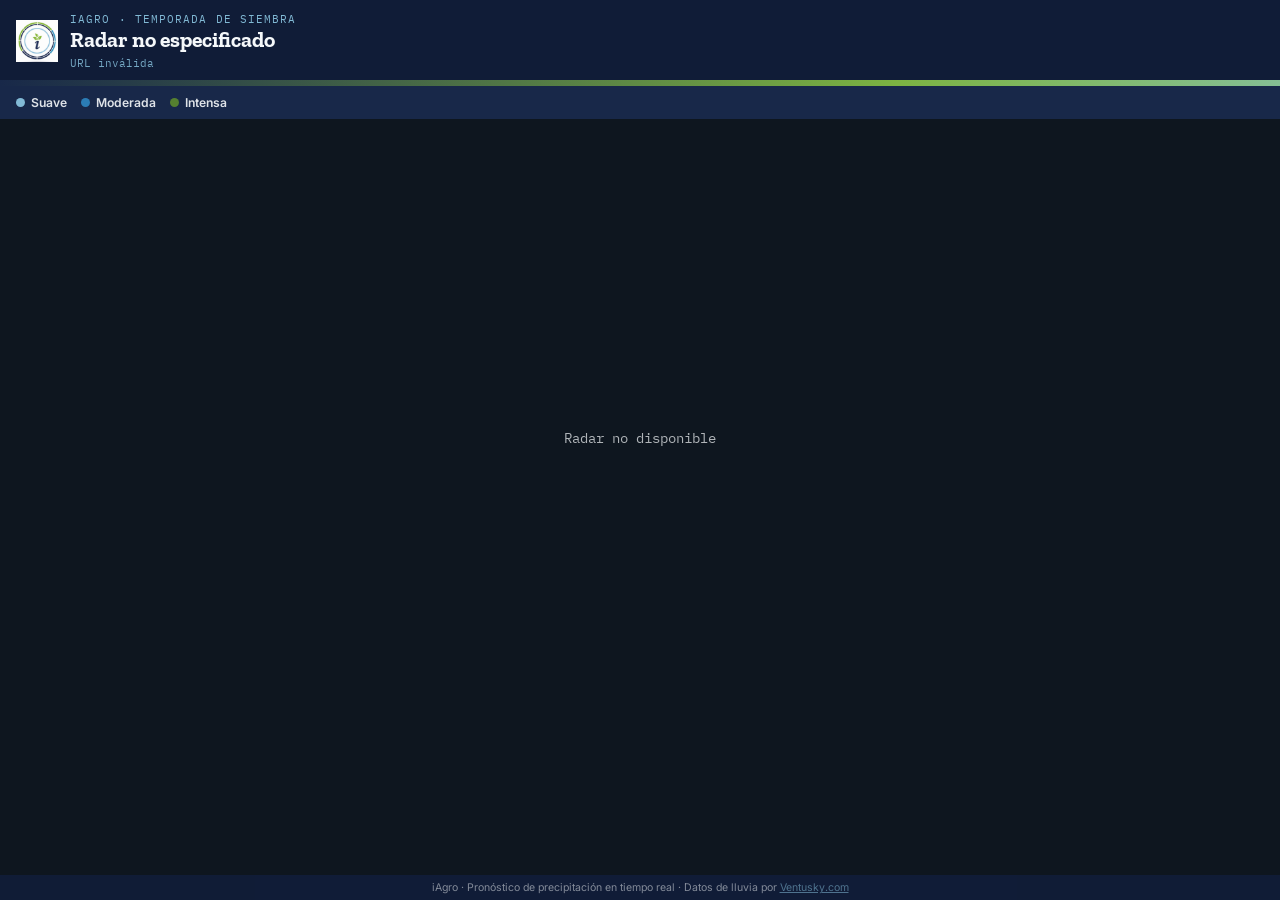
<file: radar.html>
<!DOCTYPE html>
<html lang="es">
<head>
<meta charset="UTF-8">
<meta name="viewport" content="width=device-width, initial-scale=1.0, maximum-scale=1.0, user-scalable=no">
<title>iAgro - Pronóstico de Lluvia</title>
<link rel="preconnect" href="https://fonts.googleapis.com">
<link rel="preconnect" href="https://fonts.gstatic.com" crossorigin>
<link href="https://fonts.googleapis.com/css2?family=Zilla+Slab:wght@500;700&family=Inter:wght@400;600;700&family=IBM+Plex+Mono:wght@400;500&display=swap" rel="stylesheet">
<style>
  :root{
    --navy:#182849;
    --navy-dark:#101c37;
    --green:#7cb342;
    --green-dark:#5c8a2e;
    --sky:#8ecae6;
    --blue:#2e86c1;
    --paper:#f5f8fa;
    --text-light:#f5f8fa;
  }
  *{margin:0;padding:0;box-sizing:border-box;}
  html,body{height:100%;background:var(--navy-dark);}
  body{
    font-family:'Inter',sans-serif;
    color:var(--text-light);
    -webkit-tap-highlight-color:transparent;
  }
  #app{
    position:relative;
    display:flex;
    flex-direction:column;
    height:100vh;
    height:100dvh;
    overflow:hidden;
  }

  /* ---- Map (ocupa todo el espacio disponible, arrancando desde arriba del todo) ---- */
  .map-wrap{
    position:relative;
    flex:1;
    min-height:0;
    background:#0e161f;
    overflow:hidden; /* clave: recorta lo que sobresalga */
  }
  #mapaFrame{
    position:absolute;
    top:-10px;
    left:0;
    width:100%;
    height:calc(100% + 10px);
    border:0;
  }
  .map-loading{
    position:absolute;
    inset:0;
    display:flex;
    align-items:center;
    justify-content:center;
    color:var(--text-light);
    font-family:'IBM Plex Mono',monospace;
    font-size:0.85rem;
    opacity:0.7;
    pointer-events:none;
  }

  /* ---- Overlay: header + season-bar + legend + ayuda flotan encima del mapa (solo arriba) ---- */
  .overlay{
    position:absolute;
    top:0;
    left:0;
    right:0;
    z-index:10;
    pointer-events:none; /* deja pasar el gesto al mapa por defecto */
  }
  .overlay > *{
    pointer-events:auto; /* pero los controles del overlay sí reciben toques */
  }

  header{
    background:var(--navy-dark);
    padding:12px 16px 10px;
    display:flex;
    align-items:center;
    gap:12px;
  }
  header img.logo{
    width:42px;
    height:42px;
    flex-shrink:0;
  }
  .header-text{min-width:0;}
  .brand{
    font-family:'IBM Plex Mono',monospace;
    font-size:0.68rem;
    letter-spacing:0.1em;
    text-transform:uppercase;
    color:var(--sky);
    opacity:0.9;
    margin-bottom:2px;
  }
  h1.lote-nombre{
    font-family:'Zilla Slab',serif;
    font-weight:700;
    font-size:1.35rem;
    line-height:1.15;
    color:var(--text-light);
    white-space:nowrap;
    overflow:hidden;
    text-overflow:ellipsis;
  }
  .lote-meta{
    font-family:'IBM Plex Mono',monospace;
    font-size:0.68rem;
    color:var(--sky);
    margin-top:3px;
    opacity:0.8;
  }

  /* ---- Signature season bar (colores del logo) ---- */
  .season-bar{
    height:6px;
    background:linear-gradient(90deg,var(--navy) 0%,var(--green) 35%,var(--sky) 65%,var(--blue) 100%);
    background-size:200% 100%;
    animation:driftSeason 18s linear infinite;
  }
  @keyframes driftSeason{
    0%{background-position:0% 0%;}
    100%{background-position:200% 0%;}
  }
  @media (prefers-reduced-motion: reduce){
    .season-bar{animation:none;}
  }

  /* ---- Legend ---- */
  .legend{
    display:flex;
    gap:14px;
    padding:9px 16px;
    background:var(--navy);
    font-size:0.76rem;
    font-weight:600;
    flex-wrap:wrap;
  }
  .chip{display:flex;align-items:center;gap:6px;color:var(--text-light);opacity:0.9;}
  .dot{width:9px;height:9px;border-radius:50%;display:inline-block;}
  .dot-suave{background:var(--sky);}
  .dot-moderada{background:var(--blue);}
  .dot-intensa{background:var(--green-dark);}

  /* ---- Ayuda ---- */
  details.ayuda{
    background:var(--navy);
    border-top:1px solid rgba(245,248,250,0.08);
  }
  details.ayuda summary{
    list-style:none;
    cursor:pointer;
    padding:9px 16px;
    font-size:0.8rem;
    font-weight:600;
    color:var(--green);
    display:flex;
    align-items:center;
    gap:6px;
  }
  details.ayuda summary::-webkit-details-marker{display:none;}
  details.ayuda summary::after{
    content:'+';
    margin-left:auto;
    font-size:1rem;
  }
  details.ayuda[open] summary::after{content:'−';}
  details.ayuda p{
    padding:0 16px 13px;
    font-size:0.83rem;
    line-height:1.5;
    color:var(--text-light);
    opacity:0.85;
  }

  /* ---- Footer ---- */
  footer{
    flex-shrink:0;
    background:var(--navy-dark);
    text-align:center;
    padding:6px 10px;
    font-size:0.66rem;
    color:var(--text-light);
    opacity:0.5;
  }
</style>
</head>
<body>
<div id="app">

  <div class="map-wrap">
    <div class="map-loading" id="mapLoading">Cargando pronóstico…</div>
    <iframe id="mapaFrame" sandbox="allow-scripts allow-same-origin" allowfullscreen title="Mapa de precipitación"></iframe>
  </div>

  <div class="overlay">
    <header>
      <img class="logo" src="/img/logo.png" alt="iAgro">
      <div class="header-text">
        <div class="brand">iAgro · Temporada de Siembra</div>
        <h1 class="lote-nombre" id="loteNombre">Cargando lote…</h1>
        <p class="lote-meta" id="loteMeta">—</p>
      </div>
    </header>

    <div class="season-bar" aria-hidden="true"></div>

    <div class="legend">
      <span class="chip"><span class="dot dot-suave"></span>Suave</span>
      <span class="chip"><span class="dot dot-moderada"></span>Moderada</span>
      <span class="chip"><span class="dot dot-intensa"></span>Intensa</span>
    </div>
  </div>

  <footer>
  iAgro · Pronóstico de precipitación en tiempo real ·
  Datos de lluvia por <a href="https://www.ventusky.com" target="_blank" rel="noopener noreferrer" style="color:var(--sky);">Ventusky.com</a>
</footer>

</div>

<script>

const API_BASE =
  'https://n8n.iagro360.xyz/webhook/2188cc9b-b229-4e2d-946b-4769f9b169ec/client';

const loteNombre =
  document.getElementById('loteNombre');

const loteMeta =
  document.getElementById('loteMeta');

const mapLoading =
  document.getElementById('mapLoading');

const frame =
  document.getElementById('mapaFrame');


async function cargarRadar() {

  // ==========================================
  // OBTENER CÓDIGO DE /radar/11
  // ==========================================

  const path = window.location.pathname;

  const match = path.match(
    /^\/radar\/([^\/]+)\/?$/
  );

  if (!match) {

    loteNombre.textContent =
      'Radar no especificado';

    loteMeta.textContent =
      'URL inválida';

    mapLoading.textContent =
      'Radar no disponible';

    return;
  }

  const codigo = match[1];

  console.log(
    'Código detectado:',
    codigo
  );


  // ==========================================
  // CARGANDO
  // ==========================================

  loteNombre.textContent =
    'Cargando…';

  loteMeta.textContent =
    `Código: ${codigo}`;

  mapLoading.textContent =
    'Consultando radar…';


  try {

    // ========================================
    // CONSULTAR API
    // ========================================

    const apiUrl =
      `${API_BASE}/${encodeURIComponent(codigo)}`;

    console.log(
      'Consultando API:',
      apiUrl
    );


    const response =
      await fetch(apiUrl);


    if (!response.ok) {

      throw new Error(
        `HTTP ${response.status}`
      );

    }


    const resultado =
      await response.json();


    console.log(
      'Respuesta API:',
      resultado
    );


    // ========================================
    // RADAR NO EXISTE
    // ========================================

    if (
      resultado.success !== true ||
      !resultado.data
    ) {

      loteNombre.textContent =
        'Radar no encontrado';

      loteMeta.textContent =
        `Código: ${codigo}`;

      mapLoading.textContent =
        'No existe este radar';

      return;
    }


    // ========================================
    // DATOS DE LA API
    // ========================================

    const data =
      resultado.data;


    // IMPORTANTE:
    // Tu API entrega "lat" y "lon"

    const lat =
      Number(data.lat);

    const lon =
      Number(data.lon);


    const nombre =
      data.nombre_propiedad ||
      data.codigo ||
      `Radar ${codigo}`;


    console.log(
      'Latitud:',
      lat
    );

    console.log(
      'Longitud:',
      lon
    );

    console.log(
      'Nombre:',
      nombre
    );


    // ========================================
    // VALIDAR COORDENADAS
    // ========================================

    if (
      !Number.isFinite(lat) ||
      !Number.isFinite(lon)
    ) {

      loteNombre.textContent =
        'Radar sin ubicación';

      loteMeta.textContent =
        'Las coordenadas no son válidas';

      mapLoading.textContent =
        'Mapa no disponible';

      return;
    }


    // ========================================
    // MOSTRAR INFORMACIÓN
    // ========================================

    loteNombre.textContent =
      nombre;

    loteMeta.textContent =
      `Lat ${lat}, Lon ${lon}`;


    // ========================================
    // CREAR URL VENTUSKY
    // ========================================

    const zoom = 5;


    const src =
      `https://embed.ventusky.com/?p=${lat};${lon};${zoom}` +
      `&l=rain-3h&w=soft` +
      `&pin=${lat};${lon};dot;${encodeURIComponent(nombre)}`;


    console.log(
      'URL Ventusky:',
      src
    );


    // ========================================
    // CARGAR RADAR
    // ========================================

    frame.src = src;


    frame.addEventListener(
      'load',
      () => {

        console.log(
          'Ventusky cargado'
        );

        mapLoading.style.display =
          'none';

      },
      { once: true }
    );


  } catch (error) {

    console.error(
      'Error consultando API:',
      error
    );


    loteNombre.textContent =
      'Error de conexión';

    loteMeta.textContent =
      `Código: ${codigo}`;

    mapLoading.textContent =
      'No se pudo consultar el radar';

  }

}


// ==========================================
// INICIAR
// ==========================================

cargarRadar();

</script>

</body>
</html>
</file>
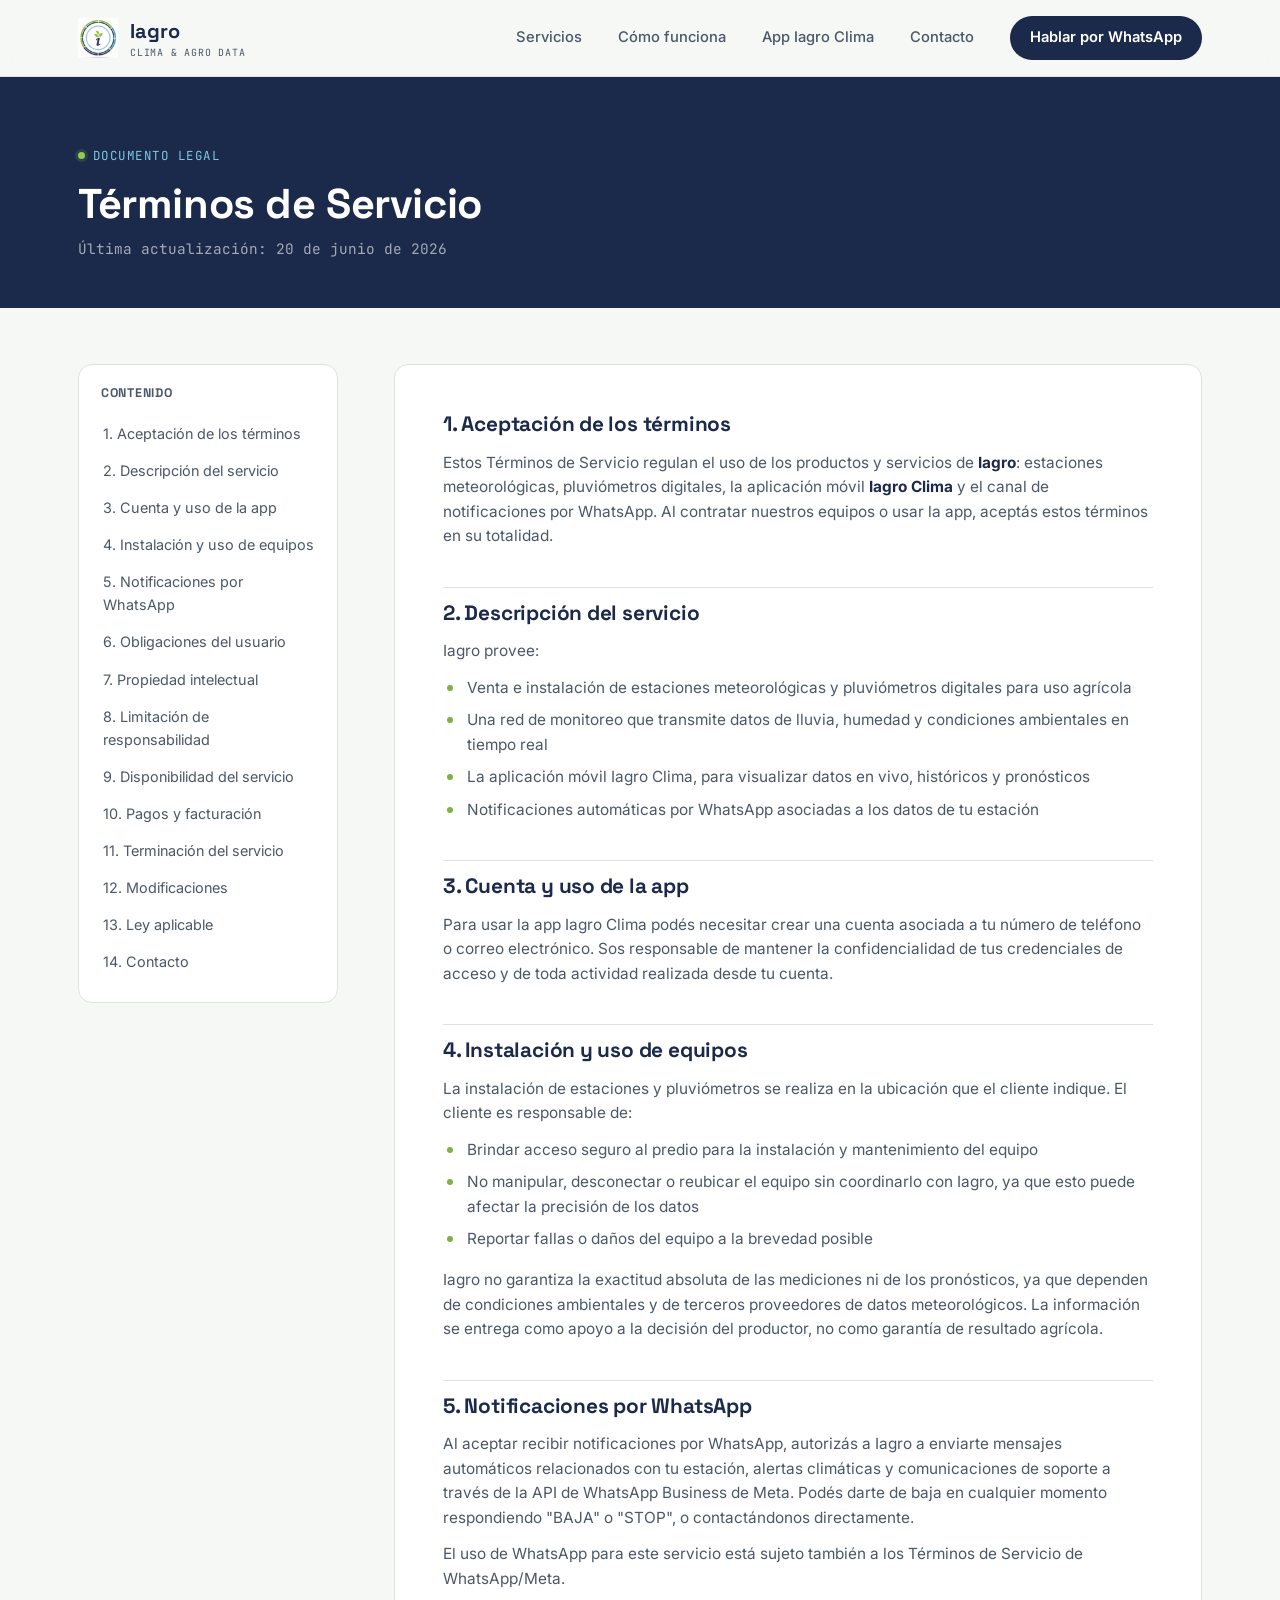
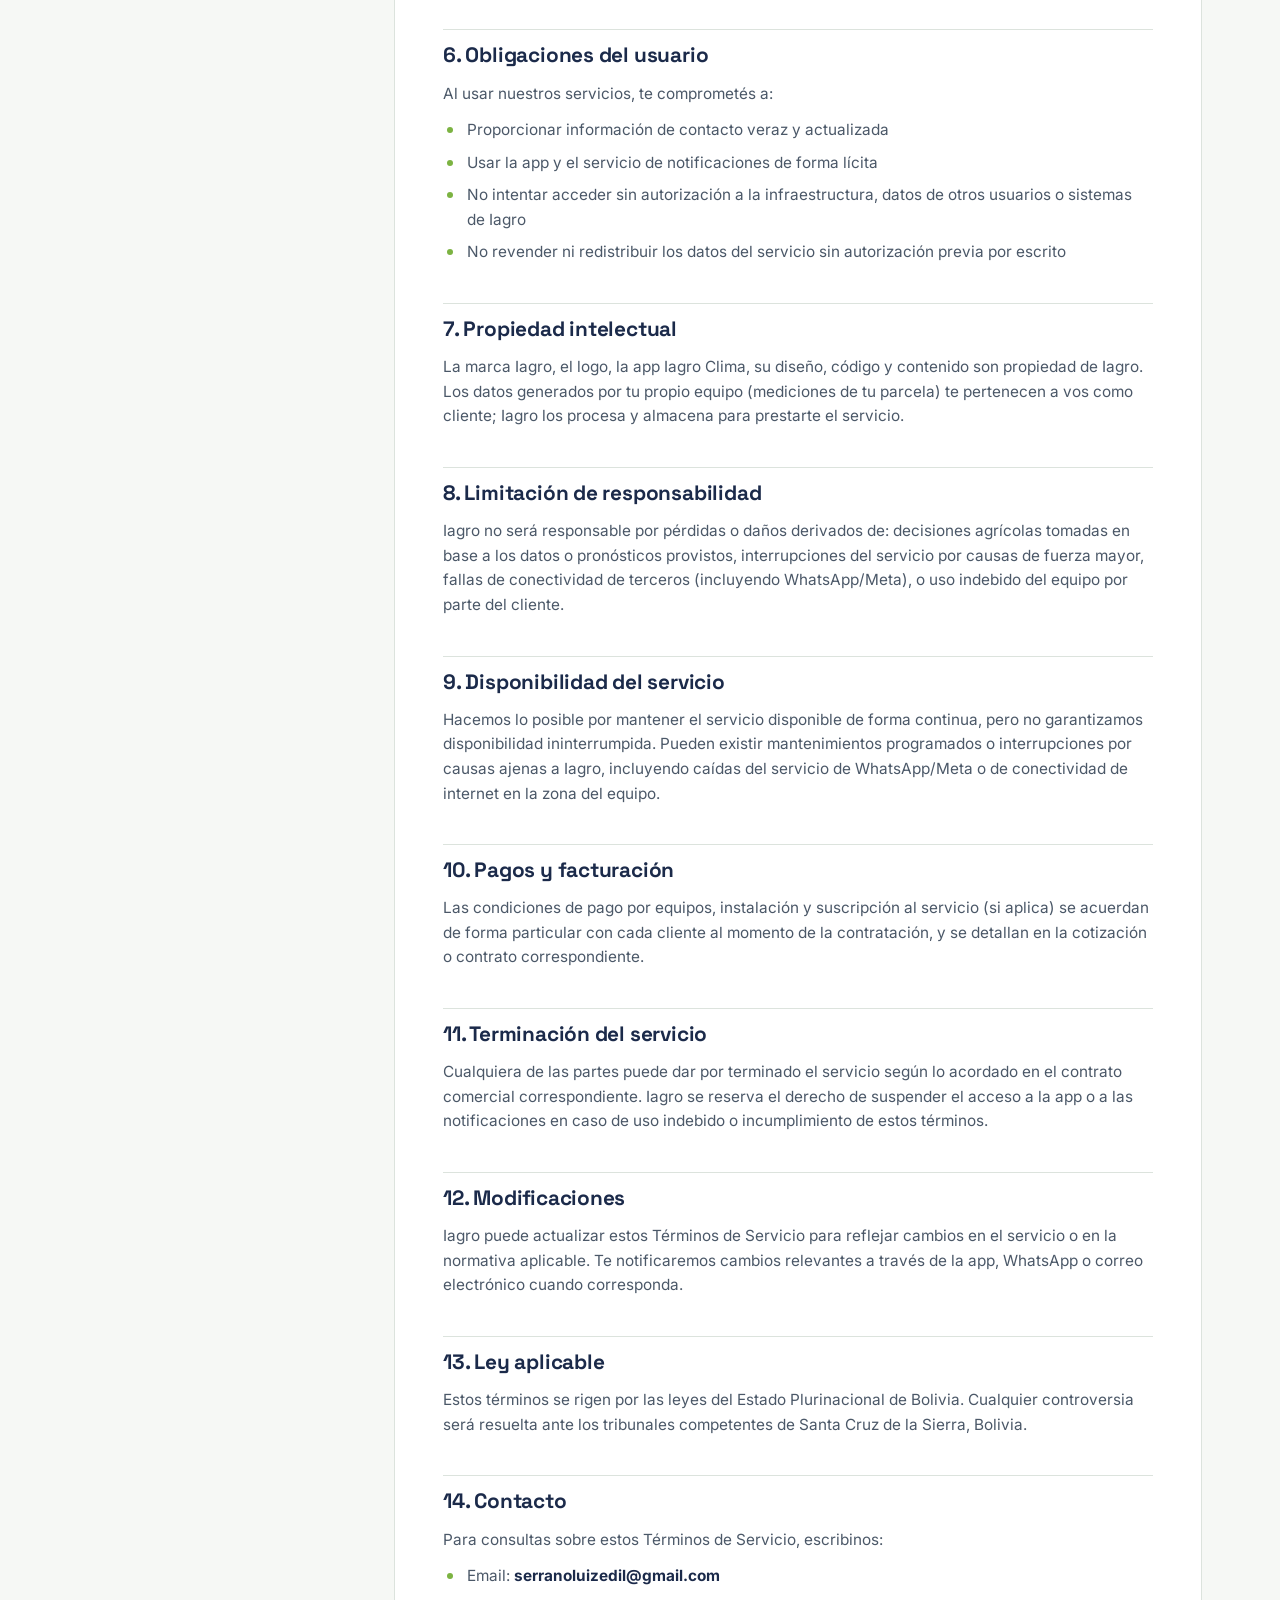
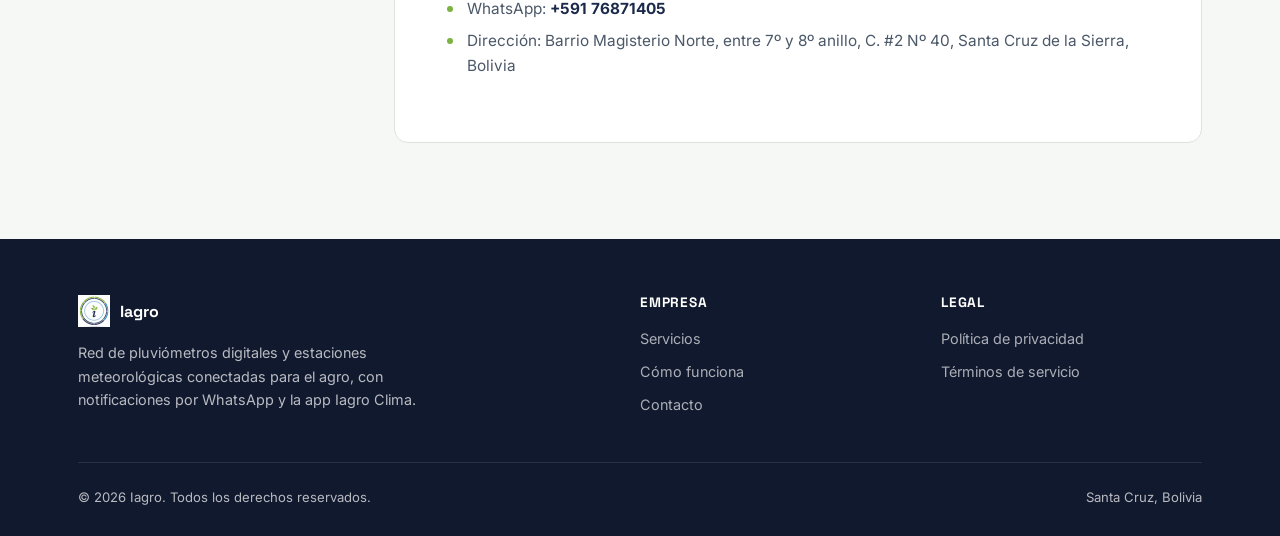
<file: terminos.html>
<!DOCTYPE html>
<html lang="es">
<head>
<meta charset="UTF-8">
<meta name="viewport" content="width=device-width, initial-scale=1.0">
<title>Términos de Servicio — Iagro</title>
<meta name="description" content="Términos y condiciones de uso de los servicios de Iagro: estaciones meteorológicas, pluviómetros digitales, app Iagro Clima y notificaciones por WhatsApp.">
<link rel="icon" type="image/png" href="img/logo.png">
<link rel="stylesheet" href="css/style.css">
</head>
<body>

<header class="site-header">
  <div class="container">
    <a href="index.html" class="brand">
      <img src="img/logo.png" alt="Iagro">
      <span>Iagro<span class="sub">Clima &amp; Agro Data</span></span>
    </a>
    <nav class="nav-links">
      <a href="index.html#servicios">Servicios</a>
      <a href="index.html#como-funciona">Cómo funciona</a>
      <a href="index.html#app">App Iagro Clima</a>
      <a href="contacto.html">Contacto</a>
      <a href="contacto.html#whatsapp" class="cta-link">Hablar por WhatsApp</a>
    </nav>
  </div>
</header>

<section class="legal-hero">
  <div class="container">
    <span class="eyebrow">Documento legal</span>
    <h1>Términos de Servicio</h1>
    <p class="updated">Última actualización: 20 de junio de 2026</p>
  </div>
</section>

<section class="legal-body">
  <div class="container legal-layout">

    <aside class="legal-toc">
      <h4>Contenido</h4>
      <a href="#aceptacion">1. Aceptación de los términos</a>
      <a href="#descripcion">2. Descripción del servicio</a>
      <a href="#cuenta">3. Cuenta y uso de la app</a>
      <a href="#equipos">4. Instalación y uso de equipos</a>
      <a href="#whatsapp-terminos">5. Notificaciones por WhatsApp</a>
      <a href="#obligaciones">6. Obligaciones del usuario</a>
      <a href="#propiedad">7. Propiedad intelectual</a>
      <a href="#limitacion">8. Limitación de responsabilidad</a>
      <a href="#disponibilidad">9. Disponibilidad del servicio</a>
      <a href="#pagos">10. Pagos y facturación</a>
      <a href="#terminacion">11. Terminación del servicio</a>
      <a href="#modificaciones">12. Modificaciones</a>
      <a href="#ley">13. Ley aplicable</a>
      <a href="#contacto-terminos">14. Contacto</a>
    </aside>

    <article class="legal-content">

      <h2 id="aceptacion">1. Aceptación de los términos</h2>
      <p>Estos Términos de Servicio regulan el uso de los productos y servicios de <strong>Iagro</strong>: estaciones meteorológicas, pluviómetros digitales, la aplicación móvil <strong>Iagro Clima</strong> y el canal de notificaciones por WhatsApp. Al contratar nuestros equipos o usar la app, aceptás estos términos en su totalidad.</p>

      <h2 id="descripcion">2. Descripción del servicio</h2>
      <p>Iagro provee:</p>
      <ul>
        <li>Venta e instalación de estaciones meteorológicas y pluviómetros digitales para uso agrícola</li>
        <li>Una red de monitoreo que transmite datos de lluvia, humedad y condiciones ambientales en tiempo real</li>
        <li>La aplicación móvil Iagro Clima, para visualizar datos en vivo, históricos y pronósticos</li>
        <li>Notificaciones automáticas por WhatsApp asociadas a los datos de tu estación</li>
      </ul>

      <h2 id="cuenta">3. Cuenta y uso de la app</h2>
      <p>Para usar la app Iagro Clima podés necesitar crear una cuenta asociada a tu número de teléfono o correo electrónico. Sos responsable de mantener la confidencialidad de tus credenciales de acceso y de toda actividad realizada desde tu cuenta.</p>

      <h2 id="equipos">4. Instalación y uso de equipos</h2>
      <p>La instalación de estaciones y pluviómetros se realiza en la ubicación que el cliente indique. El cliente es responsable de:</p>
      <ul>
        <li>Brindar acceso seguro al predio para la instalación y mantenimiento del equipo</li>
        <li>No manipular, desconectar o reubicar el equipo sin coordinarlo con Iagro, ya que esto puede afectar la precisión de los datos</li>
        <li>Reportar fallas o daños del equipo a la brevedad posible</li>
      </ul>
      <p>Iagro no garantiza la exactitud absoluta de las mediciones ni de los pronósticos, ya que dependen de condiciones ambientales y de terceros proveedores de datos meteorológicos. La información se entrega como apoyo a la decisión del productor, no como garantía de resultado agrícola.</p>

      <h2 id="whatsapp-terminos">5. Notificaciones por WhatsApp</h2>
      <p>Al aceptar recibir notificaciones por WhatsApp, autorizás a Iagro a enviarte mensajes automáticos relacionados con tu estación, alertas climáticas y comunicaciones de soporte a través de la API de WhatsApp Business de Meta. Podés darte de baja en cualquier momento respondiendo "BAJA" o "STOP", o contactándonos directamente.</p>
      <p>El uso de WhatsApp para este servicio está sujeto también a los Términos de Servicio de WhatsApp/Meta.</p>

      <h2 id="obligaciones">6. Obligaciones del usuario</h2>
      <p>Al usar nuestros servicios, te comprometés a:</p>
      <ul>
        <li>Proporcionar información de contacto veraz y actualizada</li>
        <li>Usar la app y el servicio de notificaciones de forma lícita</li>
        <li>No intentar acceder sin autorización a la infraestructura, datos de otros usuarios o sistemas de Iagro</li>
        <li>No revender ni redistribuir los datos del servicio sin autorización previa por escrito</li>
      </ul>

      <h2 id="propiedad">7. Propiedad intelectual</h2>
      <p>La marca Iagro, el logo, la app Iagro Clima, su diseño, código y contenido son propiedad de Iagro. Los datos generados por tu propio equipo (mediciones de tu parcela) te pertenecen a vos como cliente; Iagro los procesa y almacena para prestarte el servicio.</p>

      <h2 id="limitacion">8. Limitación de responsabilidad</h2>
      <p>Iagro no será responsable por pérdidas o daños derivados de: decisiones agrícolas tomadas en base a los datos o pronósticos provistos, interrupciones del servicio por causas de fuerza mayor, fallas de conectividad de terceros (incluyendo WhatsApp/Meta), o uso indebido del equipo por parte del cliente.</p>

      <h2 id="disponibilidad">9. Disponibilidad del servicio</h2>
      <p>Hacemos lo posible por mantener el servicio disponible de forma continua, pero no garantizamos disponibilidad ininterrumpida. Pueden existir mantenimientos programados o interrupciones por causas ajenas a Iagro, incluyendo caídas del servicio de WhatsApp/Meta o de conectividad de internet en la zona del equipo.</p>

      <h2 id="pagos">10. Pagos y facturación</h2>
      <p>Las condiciones de pago por equipos, instalación y suscripción al servicio (si aplica) se acuerdan de forma particular con cada cliente al momento de la contratación, y se detallan en la cotización o contrato correspondiente.</p>

      <h2 id="terminacion">11. Terminación del servicio</h2>
      <p>Cualquiera de las partes puede dar por terminado el servicio según lo acordado en el contrato comercial correspondiente. Iagro se reserva el derecho de suspender el acceso a la app o a las notificaciones en caso de uso indebido o incumplimiento de estos términos.</p>

      <h2 id="modificaciones">12. Modificaciones</h2>
      <p>Iagro puede actualizar estos Términos de Servicio para reflejar cambios en el servicio o en la normativa aplicable. Te notificaremos cambios relevantes a través de la app, WhatsApp o correo electrónico cuando corresponda.</p>

      <h2 id="ley">13. Ley aplicable</h2>
      <p>Estos términos se rigen por las leyes del Estado Plurinacional de Bolivia. Cualquier controversia será resuelta ante los tribunales competentes de Santa Cruz de la Sierra, Bolivia.</p>

      <h2 id="contacto-terminos">14. Contacto</h2>
      <p>Para consultas sobre estos Términos de Servicio, escribinos:</p>
      <ul>
        <li>Email: <strong>serranoluizedil@gmail.com</strong></li>
        <li>WhatsApp: <strong>+591 76871405</strong></li>
        <li>Dirección: Barrio Magisterio Norte, entre 7º y 8º anillo, C. #2 Nº 40, Santa Cruz de la Sierra, Bolivia</li>
      </ul>

    </article>
  </div>
</section>

<footer>
  <div class="container">
    <div class="footer-grid">
      <div>
        <div class="footer-brand"><img src="img/logo.png" alt="Iagro"> Iagro</div>
        <p>Red de pluviómetros digitales y estaciones meteorológicas conectadas para el agro, con notificaciones por WhatsApp y la app Iagro Clima.</p>
      </div>
      <div class="footer-col">
        <h4>Empresa</h4>
        <a href="index.html#servicios">Servicios</a>
        <a href="index.html#como-funciona">Cómo funciona</a>
        <a href="contacto.html">Contacto</a>
      </div>
      <div class="footer-col">
        <h4>Legal</h4>
        <a href="privacidad.html">Política de privacidad</a>
        <a href="terminos.html">Términos de servicio</a>
      </div>
    </div>
    <div class="footer-bottom">
      <span>© 2026 Iagro. Todos los derechos reservados.</span>
      <span>Santa Cruz, Bolivia</span>
    </div>
  </div>
</footer>

</body>
</html>
</file>
<file: css/style.css>
/* ==========================================================================
   IAGRO — Sistema de diseño
   Paleta extraída del logo: navy, verde hoja, azul claro, azul medio
   ========================================================================== */

@import url('https://fonts.googleapis.com/css2?family=Space+Grotesk:wght@400;500;600;700&family=Inter:wght@400;500;600;700&family=JetBrains+Mono:wght@400;500&display=swap');

:root {
  /* Paleta de marca */
  --navy: #1B2A4A;
  --navy-deep: #11192E;
  --leaf: #7CB342;
  --leaf-bright: #94CC52;
  --sky: #7EC8E3;
  --azure: #2E86C1;
  --cream: #F6F8F5;
  --paper: #FFFFFF;
  --ink: #1A2233;
  --ink-soft: #4B5868;
  --line: #DCE3DD;

  /* Tipografía */
  --font-display: 'Space Grotesk', sans-serif;
  --font-body: 'Inter', sans-serif;
  --font-mono: 'JetBrains Mono', monospace;

  /* Espaciado */
  --container: 1180px;
  --radius: 14px;
  --radius-sm: 8px;
}

* { box-sizing: border-box; margin: 0; padding: 0; }

html { scroll-behavior: smooth; }

@media (prefers-reduced-motion: reduce) {
  html { scroll-behavior: auto; }
  *, *::before, *::after {
    animation-duration: 0.01ms !important;
    animation-iteration-count: 1 !important;
    transition-duration: 0.01ms !important;
  }
}

body {
  font-family: var(--font-body);
  color: var(--ink);
  background: var(--cream);
  line-height: 1.6;
  -webkit-font-smoothing: antialiased;
}

img { max-width: 100%; display: block; }
a { color: inherit; text-decoration: none; }
ul { list-style: none; }

.container {
  max-width: var(--container);
  margin: 0 auto;
  padding: 0 28px;
}

h1, h2, h3, h4 {
  font-family: var(--font-display);
  color: var(--navy);
  letter-spacing: -0.01em;
  line-height: 1.12;
}

.eyebrow {
  font-family: var(--font-mono);
  font-size: 0.78rem;
  letter-spacing: 0.12em;
  text-transform: uppercase;
  color: var(--azure);
  display: inline-flex;
  align-items: center;
  gap: 8px;
}
.eyebrow::before {
  content: '';
  width: 7px;
  height: 7px;
  border-radius: 50%;
  background: var(--leaf);
  box-shadow: 0 0 0 3px rgba(124,179,66,0.18);
}

/* ---------- Header ---------- */
.site-header {
  position: sticky;
  top: 0;
  z-index: 100;
  background: rgba(246, 248, 245, 0.88);
  backdrop-filter: blur(10px);
  border-bottom: 1px solid var(--line);
}
.site-header .container {
  display: flex;
  align-items: center;
  justify-content: space-between;
  height: 76px;
}
.brand {
  display: flex;
  align-items: center;
  gap: 12px;
  font-family: var(--font-display);
  font-weight: 700;
  font-size: 1.25rem;
  color: var(--navy);
}
.brand img { width: 40px; height: 40px; }
.brand .sub {
  display: block;
  font-family: var(--font-mono);
  font-size: 0.62rem;
  font-weight: 400;
  letter-spacing: 0.08em;
  color: var(--ink-soft);
  text-transform: uppercase;
  margin-top: -2px;
}

.nav-links {
  display: flex;
  align-items: center;
  gap: 36px;
}
.nav-links a {
  font-size: 0.92rem;
  font-weight: 500;
  color: var(--ink-soft);
  transition: color 0.2s ease;
  position: relative;
}
.nav-links a:hover, .nav-links a:focus-visible { color: var(--navy); }
.nav-links a.cta-link {
  background: var(--navy);
  color: #fff;
  padding: 10px 20px;
  border-radius: 100px;
  font-weight: 600;
}
.nav-links a.cta-link:hover { background: var(--azure); }

.nav-toggle { display: none; }

/* ---------- Hero ---------- */
.hero {
  position: relative;
  overflow: hidden;
  padding: 88px 0 64px;
}
.hero .container {
  display: grid;
  grid-template-columns: 1.1fr 0.9fr;
  gap: 56px;
  align-items: center;
}
.hero h1 {
  font-size: clamp(2.3rem, 4.2vw, 3.4rem);
  margin: 18px 0 22px;
}
.hero h1 em {
  font-style: normal;
  color: var(--leaf);
  position: relative;
}
.hero p.lead {
  font-size: 1.12rem;
  color: var(--ink-soft);
  max-width: 52ch;
  margin-bottom: 32px;
}
.hero-actions {
  display: flex;
  gap: 14px;
  flex-wrap: wrap;
}

.btn {
  display: inline-flex;
  align-items: center;
  gap: 8px;
  padding: 14px 26px;
  border-radius: 100px;
  font-weight: 600;
  font-size: 0.96rem;
  border: 1px solid transparent;
  cursor: pointer;
  transition: all 0.2s ease;
}
.btn-primary {
  background: var(--navy);
  color: #fff;
}
.btn-primary:hover { background: var(--azure); transform: translateY(-1px); }
.btn-secondary {
  background: transparent;
  border-color: var(--line);
  color: var(--navy);
}
.btn-secondary:hover { border-color: var(--navy); }

/* Signature visual: pluviómetro digital con goteo de datos en tiempo real */
.hero-visual {
  position: relative;
  display: flex;
  align-items: center;
  justify-content: center;
  height: 420px;
}
.raingauge {
  width: 100%;
  height: 100%;
}
.drop {
  animation: fall 2.6s linear infinite;
  opacity: 0;
}
.drop:nth-child(odd) { animation-delay: 0.4s; }
.drop:nth-child(3n) { animation-delay: 1.1s; }
.drop:nth-child(4n) { animation-delay: 1.8s; }
@keyframes fall {
  0% { transform: translateY(-10px); opacity: 0; }
  15% { opacity: 0.85; }
  85% { opacity: 0.6; }
  100% { transform: translateY(140px); opacity: 0; }
}
.pulse-ring {
  animation: pulse 2.8s ease-out infinite;
  transform-origin: center;
}
@keyframes pulse {
  0% { opacity: 0.7; transform: scale(0.92); }
  70% { opacity: 0; transform: scale(1.35); }
  100% { opacity: 0; transform: scale(1.35); }
}
.data-tick { animation: tickFade 3.5s ease-in-out infinite; }
@keyframes tickFade {
  0%, 100% { opacity: 0.3; }
  50% { opacity: 1; }
}

/* ---------- Stats strip ---------- */
.stats {
  border-top: 1px solid var(--line);
  border-bottom: 1px solid var(--line);
  background: var(--paper);
}
.stats .container {
  display: grid;
  grid-template-columns: repeat(4, 1fr);
  padding: 36px 28px;
}
.stat {
  text-align: center;
  border-left: 1px solid var(--line);
  padding: 0 12px;
}
.stat:first-child { border-left: none; }
.stat .num {
  font-family: var(--font-display);
  font-size: 1.9rem;
  font-weight: 700;
  color: var(--navy);
}
.stat .label {
  font-size: 0.82rem;
  color: var(--ink-soft);
  margin-top: 4px;
}

/* ---------- Sections ---------- */
section { padding: 96px 0; }
.section-head {
  max-width: 640px;
  margin-bottom: 56px;
}
.section-head h2 {
  font-size: clamp(1.8rem, 3vw, 2.4rem);
  margin-top: 14px;
}
.section-head p {
  color: var(--ink-soft);
  margin-top: 14px;
  font-size: 1.04rem;
}

/* ---------- Services / cards ---------- */
.services-grid {
  display: grid;
  grid-template-columns: repeat(3, 1fr);
  gap: 22px;
}
.service-card {
  background: var(--paper);
  border: 1px solid var(--line);
  border-radius: var(--radius);
  padding: 30px 26px;
  transition: transform 0.25s ease, box-shadow 0.25s ease, border-color 0.25s ease;
}
.service-card:hover {
  transform: translateY(-4px);
  box-shadow: 0 16px 32px -16px rgba(27,42,74,0.18);
  border-color: var(--sky);
}
.service-icon {
  width: 52px;
  height: 52px;
  border-radius: 12px;
  display: flex;
  align-items: center;
  justify-content: center;
  margin-bottom: 18px;
}
.service-icon svg { width: 26px; height: 26px; }
.service-card:nth-child(1) .service-icon { background: rgba(124,179,66,0.14); }
.service-card:nth-child(1) .service-icon svg { stroke: var(--leaf); }
.service-card:nth-child(2) .service-icon { background: rgba(46,134,193,0.14); }
.service-card:nth-child(2) .service-icon svg { stroke: var(--azure); }
.service-card:nth-child(3) .service-icon { background: rgba(126,200,227,0.18); }
.service-card:nth-child(3) .service-icon svg { stroke: var(--sky); }
.service-card:nth-child(4) .service-icon { background: rgba(27,42,74,0.10); }
.service-card:nth-child(4) .service-icon svg { stroke: var(--navy); }
.service-card:nth-child(5) .service-icon { background: rgba(124,179,66,0.14); }
.service-card:nth-child(5) .service-icon svg { stroke: var(--leaf); }
.service-card:nth-child(6) .service-icon { background: rgba(46,134,193,0.14); }
.service-card:nth-child(6) .service-icon svg { stroke: var(--azure); }

.service-card h3 {
  font-size: 1.12rem;
  margin-bottom: 10px;
}
.service-card p {
  color: var(--ink-soft);
  font-size: 0.95rem;
}

/* ---------- How it works ---------- */
.flow {
  background: var(--navy);
  color: #fff;
  border-radius: 20px;
  padding: 64px;
  position: relative;
  overflow: hidden;
}
.flow::before {
  content: '';
  position: absolute;
  top: -120px;
  right: -120px;
  width: 360px;
  height: 360px;
  border-radius: 50%;
  background: radial-gradient(circle, rgba(126,200,227,0.18), transparent 70%);
}
.flow .section-head h2, .flow .section-head p { color: #fff; }
.flow .section-head p { color: rgba(255,255,255,0.7); }
.flow-steps {
  display: grid;
  grid-template-columns: repeat(4, 1fr);
  gap: 8px;
  position: relative;
}
.flow-step {
  padding: 20px;
  border-left: 2px solid rgba(255,255,255,0.16);
}
.flow-step .tag {
  font-family: var(--font-mono);
  font-size: 0.74rem;
  color: var(--sky);
  letter-spacing: 0.08em;
}
.flow-step h4 {
  color: #fff;
  font-size: 1.04rem;
  margin: 10px 0 8px;
}
.flow-step p {
  color: rgba(255,255,255,0.68);
  font-size: 0.9rem;
}

/* ---------- App promo ---------- */
.app-promo .container {
  display: grid;
  grid-template-columns: 1fr 1fr;
  gap: 56px;
  align-items: center;
}
.phone-mock {
  background: var(--navy-deep);
  border-radius: 32px;
  padding: 14px;
  max-width: 280px;
  box-shadow: 0 30px 60px -24px rgba(27,42,74,0.35);
}
.phone-screen {
  background: linear-gradient(180deg, var(--navy) 0%, #16223C 100%);
  border-radius: 22px;
  padding: 22px 18px;
  color: #fff;
  min-height: 460px;
}
.phone-screen .ps-head {
  display: flex;
  justify-content: space-between;
  align-items: center;
  font-family: var(--font-mono);
  font-size: 0.7rem;
  color: rgba(255,255,255,0.55);
  margin-bottom: 18px;
}
.ps-card {
  background: rgba(255,255,255,0.06);
  border: 1px solid rgba(255,255,255,0.08);
  border-radius: 14px;
  padding: 16px;
  margin-bottom: 12px;
}
.ps-card .ps-label { font-size: 0.74rem; color: rgba(255,255,255,0.55); }
.ps-card .ps-value { font-family: var(--font-display); font-size: 1.5rem; font-weight: 700; margin-top: 4px; }
.ps-card .ps-value.leaf { color: var(--leaf-bright); }
.ps-card .ps-value.sky { color: var(--sky); }

.app-copy ul.checklist { margin-top: 26px; }
.app-copy ul.checklist li {
  display: flex;
  align-items: flex-start;
  gap: 12px;
  margin-bottom: 16px;
  color: var(--ink-soft);
}
.app-copy ul.checklist svg {
  flex-shrink: 0;
  width: 20px;
  height: 20px;
  stroke: var(--leaf);
  margin-top: 2px;
}

/* ---------- WhatsApp band ---------- */
.wa-band {
  background: linear-gradient(120deg, var(--leaf) 0%, #5FA037 100%);
  border-radius: 20px;
  padding: 48px 56px;
  display: flex;
  align-items: center;
  justify-content: space-between;
  gap: 32px;
  color: #fff;
}
.wa-band h3 { color: #fff; font-size: 1.5rem; }
.wa-band p { color: rgba(255,255,255,0.88); margin-top: 8px; }
.wa-band .btn-primary { background: #fff; color: var(--navy); }
.wa-band .btn-primary:hover { background: var(--navy); color: #fff; }

/* ---------- Contact ---------- */
.contact-grid {
  display: grid;
  grid-template-columns: 1fr 1fr;
  gap: 40px;
}
.contact-card {
  background: var(--paper);
  border: 1px solid var(--line);
  border-radius: var(--radius);
  padding: 16px;
}
.contact-list { display: flex; flex-direction: column; gap: 0; }
.contact-item {
  display: flex;
  align-items: center;
  gap: 16px;
  padding: 18px 14px;
  border-bottom: 1px solid var(--line);
}
.contact-item:last-child { border-bottom: none; }
.contact-item .ci-icon {
  width: 44px;
  height: 44px;
  border-radius: 10px;
  background: var(--cream);
  display: flex;
  align-items: center;
  justify-content: center;
  flex-shrink: 0;
}
.contact-item .ci-icon svg { width: 20px; height: 20px; stroke: var(--azure); }
.contact-item .ci-label { font-size: 0.78rem; color: var(--ink-soft); }
.contact-item .ci-value { font-weight: 600; color: var(--navy); font-size: 0.98rem; }

.map-frame {
  border-radius: var(--radius);
  overflow: hidden;
  border: 1px solid var(--line);
  min-height: 100%;
}
.map-frame iframe { width: 100%; height: 100%; min-height: 340px; border: 0; }

/* ---------- Footer ---------- */
footer {
  background: var(--navy-deep);
  color: rgba(255,255,255,0.7);
  padding: 56px 0 28px;
}
.footer-grid {
  display: grid;
  grid-template-columns: 2fr 1fr 1fr;
  gap: 40px;
  padding-bottom: 36px;
  border-bottom: 1px solid rgba(255,255,255,0.1);
}
.footer-brand {
  display: flex;
  align-items: center;
  gap: 10px;
  color: #fff;
  font-family: var(--font-display);
  font-weight: 700;
  margin-bottom: 14px;
}
.footer-brand img { width: 32px; height: 32px; }
.footer-grid p { font-size: 0.9rem; max-width: 38ch; }
.footer-col h4 {
  color: #fff;
  font-size: 0.85rem;
  text-transform: uppercase;
  letter-spacing: 0.06em;
  margin-bottom: 16px;
}
.footer-col a, .footer-col li {
  display: block;
  font-size: 0.9rem;
  margin-bottom: 10px;
  color: rgba(255,255,255,0.65);
  transition: color 0.2s ease;
}
.footer-col a:hover { color: var(--sky); }
.footer-bottom {
  display: flex;
  justify-content: space-between;
  align-items: center;
  padding-top: 24px;
  font-size: 0.82rem;
  flex-wrap: wrap;
  gap: 12px;
}

/* ---------- Legal pages ---------- */
.legal-hero {
  background: var(--navy);
  color: #fff;
  padding: 64px 0 48px;
}
.legal-hero .eyebrow { color: var(--sky); }
.legal-hero .eyebrow::before { background: var(--leaf-bright); }
.legal-hero h1 { color: #fff; margin-top: 14px; font-size: clamp(1.9rem, 3.4vw, 2.6rem); }
.legal-hero .updated { color: rgba(255,255,255,0.6); margin-top: 10px; font-size: 0.9rem; font-family: var(--font-mono); }

.legal-body {
  padding: 56px 0 96px;
}
.legal-layout {
  display: grid;
  grid-template-columns: 260px 1fr;
  gap: 56px;
  align-items: start;
}
.legal-toc {
  position: sticky;
  top: 100px;
  background: var(--paper);
  border: 1px solid var(--line);
  border-radius: var(--radius);
  padding: 22px;
}
.legal-toc h4 {
  font-size: 0.78rem;
  text-transform: uppercase;
  letter-spacing: 0.06em;
  color: var(--ink-soft);
  margin-bottom: 14px;
}
.legal-toc a {
  display: block;
  font-size: 0.9rem;
  padding: 7px 0;
  color: var(--ink-soft);
  border-left: 2px solid transparent;
  padding-left: 12px;
  margin-left: -12px;
  transition: all 0.2s ease;
}
.legal-toc a:hover { color: var(--navy); border-left-color: var(--leaf); }

.legal-content {
  background: var(--paper);
  border: 1px solid var(--line);
  border-radius: var(--radius);
  padding: 48px;
}
.legal-content h2 {
  font-size: 1.3rem;
  margin-top: 38px;
  margin-bottom: 14px;
  padding-top: 14px;
  border-top: 1px solid var(--line);
}
.legal-content h2:first-child { margin-top: 0; padding-top: 0; border-top: none; }
.legal-content h3 {
  font-size: 1.04rem;
  margin-top: 22px;
  margin-bottom: 10px;
}
.legal-content p, .legal-content li {
  color: var(--ink-soft);
  font-size: 0.96rem;
  margin-bottom: 12px;
}
.legal-content ul, .legal-content ol {
  margin-left: 4px;
  margin-bottom: 16px;
}
.legal-content li {
  position: relative;
  padding-left: 20px;
  margin-bottom: 8px;
}
.legal-content ul li::before {
  content: '';
  position: absolute;
  left: 0;
  top: 9px;
  width: 6px;
  height: 6px;
  border-radius: 50%;
  background: var(--leaf);
}
.legal-content ol { counter-reset: item; }
.legal-content table {
  width: 100%;
  border-collapse: collapse;
  margin: 18px 0;
  font-size: 0.9rem;
}
.legal-content th, .legal-content td {
  text-align: left;
  padding: 10px 14px;
  border: 1px solid var(--line);
  color: var(--ink-soft);
}
.legal-content th {
  background: var(--cream);
  color: var(--navy);
  font-weight: 600;
  font-family: var(--font-display);
  font-size: 0.85rem;
}
.legal-content strong { color: var(--navy); }
.legal-note {
  background: rgba(126,200,227,0.12);
  border: 1px solid rgba(126,200,227,0.4);
  border-radius: var(--radius-sm);
  padding: 16px 18px;
  margin: 20px 0;
  font-size: 0.9rem;
  color: var(--navy);
}

/* ---------- Contact page form ---------- */
.contact-page-grid {
  display: grid;
  grid-template-columns: 1fr 1fr;
  gap: 48px;
  align-items: start;
}
.form-card {
  background: var(--paper);
  border: 1px solid var(--line);
  border-radius: var(--radius);
  padding: 36px;
}
.field { margin-bottom: 20px; }
.field label {
  display: block;
  font-size: 0.85rem;
  font-weight: 600;
  color: var(--navy);
  margin-bottom: 8px;
}
.field input, .field textarea, .field select {
  width: 100%;
  padding: 12px 14px;
  border: 1px solid var(--line);
  border-radius: var(--radius-sm);
  font-family: var(--font-body);
  font-size: 0.95rem;
  background: var(--cream);
  transition: border-color 0.2s ease;
}
.field input:focus, .field textarea:focus, .field select:focus {
  outline: none;
  border-color: var(--azure);
  background: #fff;
}
.field textarea { min-height: 120px; resize: vertical; }
.form-note { font-size: 0.82rem; color: var(--ink-soft); margin-top: 16px; }

/* Focus visibility */
a:focus-visible, button:focus-visible, input:focus-visible, textarea:focus-visible {
  outline: 2px solid var(--azure);
  outline-offset: 2px;
}

/* ---------- Responsive ---------- */
@media (max-width: 980px) {
  .hero .container { grid-template-columns: 1fr; }
  .hero-visual { height: 280px; order: -1; }
  .stats .container { grid-template-columns: repeat(2, 1fr); gap: 24px; }
  .stat { border-left: none; }
  .services-grid { grid-template-columns: repeat(2, 1fr); }
  .flow-steps { grid-template-columns: repeat(2, 1fr); gap: 24px; }
  .flow { padding: 40px 28px; }
  .app-promo .container { grid-template-columns: 1fr; }
  .phone-mock { margin: 0 auto; }
  .contact-grid, .contact-page-grid { grid-template-columns: 1fr; }
  .legal-layout { grid-template-columns: 1fr; }
  .legal-toc { position: static; }
  .footer-grid { grid-template-columns: 1fr; }
  .wa-band { flex-direction: column; text-align: center; }
}

@media (max-width: 640px) {
  .nav-links { display: none; }
  .services-grid { grid-template-columns: 1fr; }
  .legal-content { padding: 26px; }
  section { padding: 64px 0; }
}
</file>
